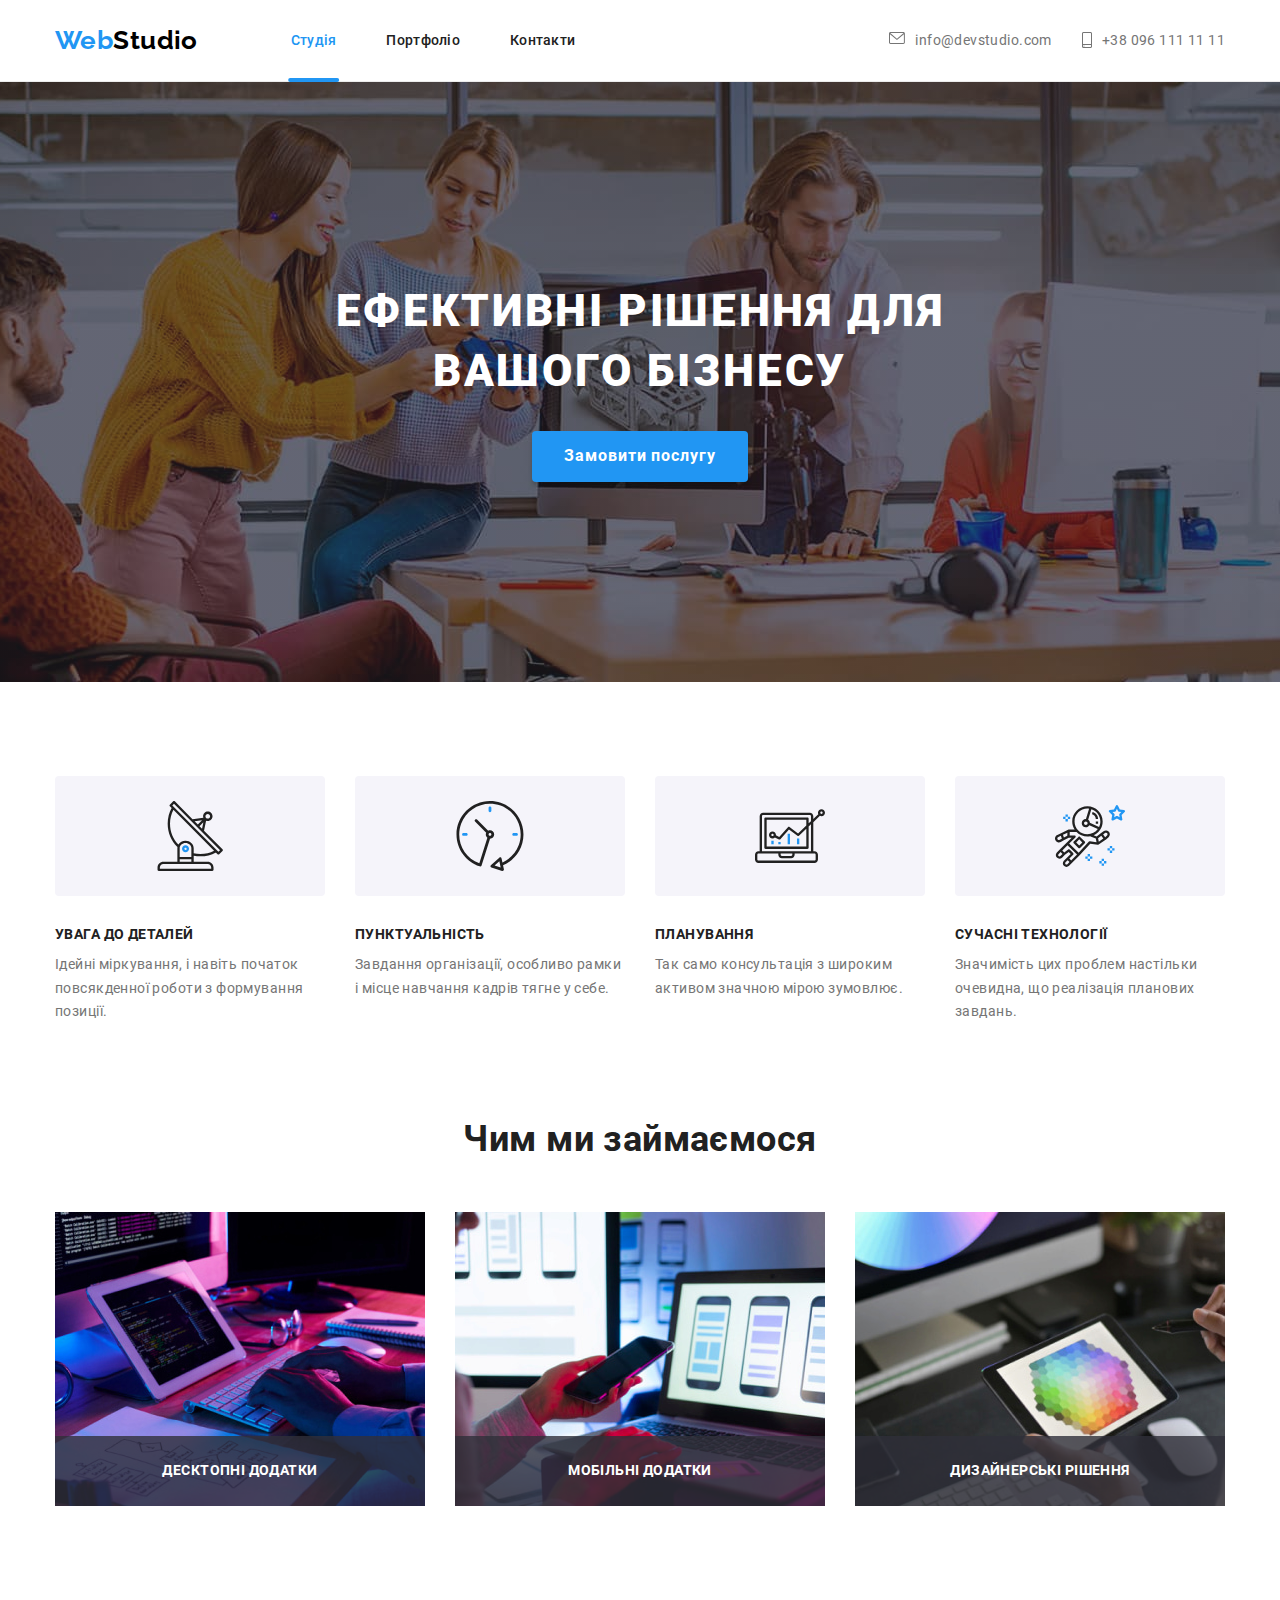
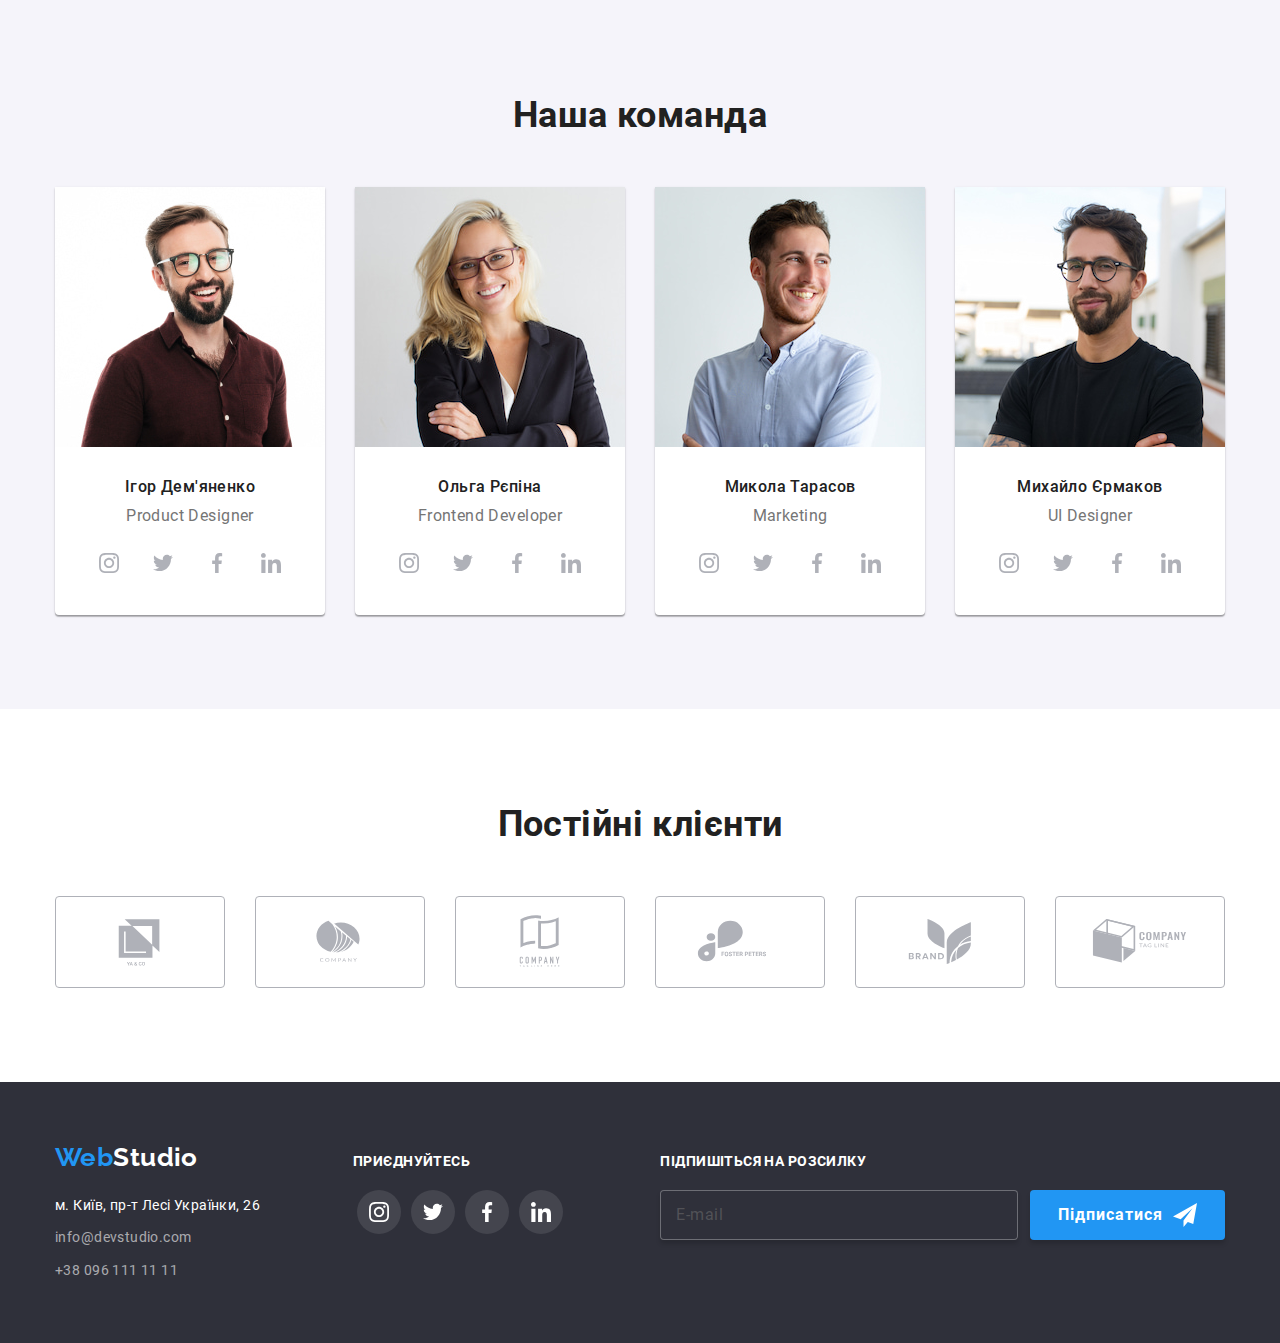
<file: index.html>
<!DOCTYPE html>
<html lang="uk">
  <head>
    <meta charset="UTF-8" />
    <meta http-equiv="X-UA-Compatible" content="IE=edge" />
    <meta name="viewport" content="width=device-width, initial-scale=1.0" />

    <link rel="stylesheet" href="./css/main.min.css" />
    <title>Web studio</title>
  </head>
  <body>
    <header class="page-header">
      <div class="container">
        <nav class="main-nav">
          <a class="logo link-unstyled" href="./index.html"
            >Web<span class="page-header__logo">Studio</span></a
          >
          <ul class="site-nav">
            <li class="site-nav__item">
              <a
                class="site-nav__link link-unstyled site-nav__link--current"
                href="./index.html"
                >Студія</a
              >
            </li>
            <li class="site-nav__item">
              <a class="site-nav__link link-unstyled" href="./portfolio.html"
                >Портфоліо</a
              >
            </li>
            <li class="site-nav__item">
              <a class="site-nav__link link-unstyled" href="#">Контакти</a>
            </li>
          </ul>
          <ul class="contacts-nav">
            <li class="contacts-nav__item">
              <a
                class="contacts-nav__link link-unstyled"
                href="mailto:info@devstudio.com"
              >
                <svg class="contacts-nav__icon" width="16" height="12">
                  <use href="./images/icons/symbol-defs.svg#envelope"></use>
                </svg>
                info@devstudio.com</a
              >
            </li>
            <li class="contacts-nav__item">
              <a
                class="contacts-nav__link link-unstyled"
                href="tel:+380961111111"
              >
                <svg class="contacts-nav__icon" width="10" height="16">
                  <use href="./images/icons/symbol-defs.svg#smartphone"></use>
                </svg>
                +38 096 111 11 11</a
              >
            </li>
          </ul>
        </nav>
      </div>
    </header>

    <main>
      <!-- Hero section   -->
      <div class="overlay">
        <section class="hero">
          <div class="container">
            <h1 class="hero__title">Ефективні рішення для вашого бізнесу</h1>
            <button
              class="btn primary-btn hero__btn"
              type="button"
              data-modal-open
            >
              Замовити послугу
            </button>
          </div>
        </section>
      </div>

      <!-- Our benefits section   -->

      <section class="benefits section">
        <div class="container">
          <h2 class="section__title benefits__title visually-hidden">
            Наші переваги
          </h2>
          <ul class="benefits__list">
            <li class="benefits__item">
              <div class="benefits__thumb">
                <svg width="70" height="70">
                  <use href="./images/icons/symbol-defs.svg#antenna"></use>
                </svg>
              </div>
              <h3 class="benefits__subtitle">Увага до деталей</h3>
              <p class="benefits__text">
                Ідейні міркування, і навіть початок повсякденної роботи з
                формування позиції.
              </p>
            </li>
            <li class="benefits__item">
              <div class="benefits__thumb">
                <svg width="70" height="70">
                  <use href="./images/icons/symbol-defs.svg#clock"></use>
                </svg>
              </div>
              <h3 class="benefits__subtitle">Пунктуальність</h3>
              <p class="benefits__text">
                Завдання організації, особливо рамки і місце навчання кадрів
                тягне у себе.
              </p>
            </li>
            <li class="benefits__item">
              <div class="benefits__thumb">
                <svg width="70" height="70">
                  <use href="./images/icons/symbol-defs.svg#diagram"></use>
                </svg>
              </div>
              <h3 class="benefits__subtitle">Планування</h3>
              <p class="benefits__text">
                Так само консультація з широким активом значною мірою зумовлює.
              </p>
            </li>
            <li class="benefits__item">
              <div class="benefits__thumb">
                <svg width="70" height="70">
                  <use href="./images/icons/symbol-defs.svg#astronaut"></use>
                </svg>
              </div>
              <h3 class="benefits__subtitle">Сучасні технології</h3>
              <p class="benefits__text">
                Значимість цих проблем настільки очевидна, що реалізація
                планових завдань.
              </p>
            </li>
          </ul>
        </div>
      </section>

      <!-- Products section   -->

      <section class="products section">
        <div class="container">
          <h2 class="section__title products__title">Чим ми займаємося</h2>
          <ul class="products__list">
            <li class="products__item">
              <img
                src="./images/desktop.jpg"
                alt="Десктопні додатки"
                width="370"
                height="294"
              />
              <h3 class="products__subtitle">Десктопні додатки</h3>
            </li>
            <li class="products__item">
              <img
                src="./images/mobile.jpg"
                alt="Мобільні додатки"
                width="370"
                height="294"
              />
              <h3 class="products__subtitle">Мобільні додатки</h3>
            </li>
            <li class="products__item">
              <img
                src="./images/design.jpg"
                alt="Дизайнерскі рішення"
                width="370"
                height="294"
              />
              <h3 class="products__subtitle">Дизайнерські рішення</h3>
            </li>
          </ul>
        </div>
      </section>

      <!-- Team section   -->

      <section class="team section">
        <div class="container">
          <h2 class="team__title section__title">Наша команда</h2>
          <ul class="team__list">
            <li class="team__item">
              <img
                class="team__image"
                src="./images/demianenko.jpg"
                alt="Ігор Дем'яненко"
                width="270"
                height="260"
              />
              <div>
                <h3 class="team__subtitle">Ігор Дем'яненко</h3>
                <p class="team__text">Product Designer</p>

                <ul class="social">
                  <li class="social__item">
                    <a class="link-unstyled social__link" href="#">
                      <svg class="social__icon" width="20" height="20">
                        <use
                          href="./images/icons/symbol-defs.svg#instagram"
                        ></use>
                      </svg>
                    </a>
                  </li>
                  <li class="social__item">
                    <a class="link-unstyled social__link" href="#">
                      <svg class="social__icon" width="20" height="20">
                        <use
                          href="./images/icons/symbol-defs.svg#twitter"
                        ></use>
                      </svg>
                    </a>
                  </li>
                  <li class="social__item">
                    <a class="link-unstyled social__link" href="#">
                      <svg class="social__icon" width="20" height="20">
                        <use
                          href="./images/icons/symbol-defs.svg#facebook"
                        ></use>
                      </svg>
                    </a>
                  </li>
                  <li class="social__item">
                    <a class="link-unstyled social__link" href="#">
                      <svg class="social__icon" width="20" height="20">
                        <use
                          href="./images/icons/symbol-defs.svg#linkedin"
                        ></use>
                      </svg>
                    </a>
                  </li>
                </ul>
              </div>
            </li>
            <li class="team__item">
              <img
                class="team__image"
                src="./images/repina.jpg"
                alt="Ольга Рєпіна"
                width="270"
                height="260"
              />
              <div>
                <h3 class="team__subtitle">Ольга Рєпіна</h3>
                <p class="team__text">Frontend Developer</p>

                <ul class="social">
                  <li class="social__item">
                    <a class="link-unstyled social__link" href="#">
                      <svg class="social__icon" width="20" height="20">
                        <use
                          href="./images/icons/symbol-defs.svg#instagram"
                        ></use>
                      </svg>
                    </a>
                  </li>
                  <li class="social__item">
                    <a class="link-unstyled social__link" href="#">
                      <svg class="social__icon" width="20" height="20">
                        <use
                          href="./images/icons/symbol-defs.svg#twitter"
                        ></use>
                      </svg>
                    </a>
                  </li>
                  <li class="social__item">
                    <a class="link-unstyled social__link" href="#">
                      <svg class="social__icon" width="20" height="20">
                        <use
                          href="./images/icons/symbol-defs.svg#facebook"
                        ></use>
                      </svg>
                    </a>
                  </li>
                  <li class="social__item">
                    <a class="link-unstyled social__link" href="#">
                      <svg class="social__icon" width="20" height="20">
                        <use
                          href="./images/icons/symbol-defs.svg#linkedin"
                        ></use>
                      </svg>
                    </a>
                  </li>
                </ul>
              </div>
            </li>
            <li class="team__item">
              <img
                class="team__image"
                src="./images/tarasov.jpg"
                alt="Микола Тарасов"
                width="270"
                height="260"
              />
              <div>
                <h3 class="team__subtitle">Микола Тарасов</h3>
                <p class="team__text">Marketing</p>

                <ul class="social">
                  <li class="social__item">
                    <a class="link-unstyled social__link" href="#">
                      <svg class="social__icon" width="20" height="20">
                        <use
                          href="./images/icons/symbol-defs.svg#instagram"
                        ></use>
                      </svg>
                    </a>
                  </li>
                  <li class="social__item">
                    <a class="link-unstyled social__link" href="#">
                      <svg class="social__icon" width="20" height="20">
                        <use
                          href="./images/icons/symbol-defs.svg#twitter"
                        ></use>
                      </svg>
                    </a>
                  </li>
                  <li class="social__item">
                    <a class="link-unstyled social__link" href="#">
                      <svg class="social__icon" width="20" height="20">
                        <use
                          href="./images/icons/symbol-defs.svg#facebook"
                        ></use>
                      </svg>
                    </a>
                  </li>
                  <li class="social__item">
                    <a class="link-unstyled social__link" href="#">
                      <svg class="social__icon" width="20" height="20">
                        <use
                          href="./images/icons/symbol-defs.svg#linkedin"
                        ></use>
                      </svg>
                    </a>
                  </li>
                </ul>
              </div>
            </li>
            <li class="team__item">
              <img
                class="team__image"
                src="./images/ermakov.jpg"
                alt="Михайло Єрмаков"
                width="270"
                height="260"
              />
              <div>
                <h3 class="team__subtitle">Михайло Єрмаков</h3>
                <p class="team__text">UI Designer</p>

                <ul class="social">
                  <li class="social__item">
                    <a class="link-unstyled social__link" href="#">
                      <svg class="social__icon" width="20" height="20">
                        <use
                          href="./images/icons/symbol-defs.svg#instagram"
                        ></use>
                      </svg>
                    </a>
                  </li>
                  <li class="social__item">
                    <a class="link-unstyled social__link" href="#">
                      <svg class="social__icon" width="20" height="20">
                        <use
                          href="./images/icons/symbol-defs.svg#twitter"
                        ></use>
                      </svg>
                    </a>
                  </li>
                  <li class="social__item">
                    <a class="link-unstyled social__link" href="#">
                      <svg class="social__icon" width="20" height="20">
                        <use
                          href="./images/icons/symbol-defs.svg#facebook"
                        ></use>
                      </svg>
                    </a>
                  </li>
                  <li class="social__item">
                    <a class="link-unstyled social__link" href="#">
                      <svg class="social__icon" width="20" height="20">
                        <use
                          href="./images/icons/symbol-defs.svg#linkedin"
                        ></use>
                      </svg>
                    </a>
                  </li>
                </ul>
              </div>
            </li>
          </ul>
        </div>
      </section>

      <!-- Clients -->

      <section class="clients section">
        <div class="container">
          <h2 class="clients__title section__title">Постійні клієнти</h2>
          <ul class="clients__list">
            <li class="clients__item">
              <a class="clients__link link-unstyled" href="#">
                <svg class="clients__icon" width="106" height="60">
                  <use href="./images/icons/symbol-defs.svg#yaco-logo"></use>
                </svg>
              </a>
            </li>
            <li class="clients__item">
              <a class="clients__link link-unstyled" href="#">
                <svg class="clients__icon" width="106" height="60">
                  <use href="./images/icons/symbol-defs.svg#company-logo"></use>
                </svg>
              </a>
            </li>
            <li class="clients__item">
              <a class="clients__link link-unstyled" href="#">
                <svg class="clients__icon" width="106" height="60">
                  <use href="./images/icons/symbol-defs.svg#co-logo"></use>
                </svg>
              </a>
            </li>
            <li class="clients__item">
              <a class="clients__link link-unstyled" href="#">
                <svg class="clients__icon" width="106" height="60">
                  <use href="./images/icons/symbol-defs.svg#foster-logo"></use>
                </svg>
              </a>
            </li>
            <li class="clients__item">
              <a class="clients__link link-unstyled" href="#">
                <svg class="clients__icon" width="106" height="60">
                  <use href="./images/icons/symbol-defs.svg#brand-logo"></use>
                </svg>
              </a>
            </li>
            <li class="clients__item">
              <a class="clients__link link-unstyled" href="#">
                <svg class="clients__icon" width="106" height="60">
                  <use href="./images/icons/symbol-defs.svg#cube-logo"></use>
                </svg>
              </a>
            </li>
          </ul>
        </div>
      </section>
    </main>

    <!-- Footer   -->

    <footer class="page-footer">
      <div class="container">
        <div class="page-footer__body">
          <div>
            <a class="logo link-unstyled" href="/"
              >Web<span class="page-footer__logo">Studio</span></a
            >
            <address>
              <ul class="page-footer-nav">
                <li class="page-footer__address-item">
                  <a
                    class="link-unstyled page-footer__link page-footer__link-accent"
                    href="https://goo.gl/maps/CPtrU1FHBa2aNyZL9"
                    target="_blank"
                    rel="noopener noreferrer nofollow"
                    >м. Київ, пр-т Лесі Українки, 26
                  </a>
                </li>
                <li class="page-footer__address-item">
                  <a
                    class="link-unstyled page-footer__link"
                    href="mailto:info@devstudio.com"
                    >info@devstudio.com</a
                  >
                </li>
                <li class="page-footer__address-item">
                  <a
                    class="link-unstyled page-footer__link"
                    href="tel:+380961111111"
                    >+38 096 111 11 11</a
                  >
                </li>
              </ul>
            </address>
          </div>
          <div class="page-footer__join-us">
            <h3 class="page-footer__subtitle">Приєднуйтесь</h3>
            <ul class="social">
              <li class="social__item">
                <a
                  class="link-unstyled social__link social__link--dark"
                  href="#"
                >
                  <svg class="social__icon" width="20" height="20">
                    <use href="./images/icons/symbol-defs.svg#instagram"></use>
                  </svg>
                </a>
              </li>
              <li class="social__item">
                <a
                  class="link-unstyled social__link social__link--dark"
                  href="#"
                >
                  <svg class="social__icon" width="20" height="20">
                    <use href="./images/icons/symbol-defs.svg#twitter"></use>
                  </svg>
                </a>
              </li>
              <li class="social__item">
                <a
                  class="link-unstyled social__link social__link--dark"
                  href="#"
                >
                  <svg class="social__icon" width="20" height="20">
                    <use href="./images/icons/symbol-defs.svg#facebook"></use>
                  </svg>
                </a>
              </li>
              <li class="social__item">
                <a
                  class="link-unstyled social__link social__link--dark"
                  href="#"
                >
                  <svg class="social__icon" width="20" height="20">
                    <use href="./images/icons/symbol-defs.svg#linkedin"></use>
                  </svg>
                </a>
              </li>
            </ul>
          </div>
          <div>
            <h3 class="page-footer__subtitle">Підпишіться на розсилку</h3>
            <form class="page-footer__subscribe" action="#">
              <input
                class="page-footer__input"
                type="email"
                name="page-footer-email"
                placeholder="E-mail"
              />
              <button class="btn primary-btn page-footer__btn" type="button">
                Підписатися
                <svg class="send-icon" width="24" height="24">
                  <use href="./images/icons/symbol-defs.svg#send"></use>
                </svg>
              </button>
            </form>
          </div>
        </div>
      </div>
    </footer>

    <!--  Modal window-->

    <div class="backdrop is-hidden" data-modal>
      <div class="modal">
        <form class="modal__form" action="#">
          <h2 class="modal__title">Залиште свої дані, ми вам передзвонимо</h2>
          <div class="modal__form-field">
            <label class="modal__label" for="name">Ім'я</label>
            <div class="modal__icon-wrap">
              <input class="modal__input" type="text" name="name" id="name" />
              <svg class="modal__icon" width="18" height="18">
                <use href="./images/icons/symbol-defs.svg#person"></use>
              </svg>
            </div>
          </div>
          <div class="modal__form-field">
            <label class="modal__label" for="tel">Телефон</label>
            <div class="modal__icon-wrap">
              <input class="modal__input" type="tel" name="tel" id="tel" />
              <svg class="modal__icon" width="18" height="18">
                <use href="./images/icons/symbol-defs.svg#phone"></use>
              </svg>
            </div>
          </div>
          <div class="modal__form-field">
            <label class="modal__label" for="mail">Пошта</label>
            <div class="modal__icon-wrap">
              <input class="modal__input" type="email" name="mail" id="mail" />
              <svg class="modal__icon" width="18" height="18">
                <use href="./images/icons/symbol-defs.svg#email"></use>
              </svg>
            </div>
          </div>
          <div class="modal__form-field modal__comments">
            <label class="modal__label" for="textarea">Коментар</label>
            <textarea
              class="modal__textarea"
              name="textarea"
              id="textarea"
              rows="10"
              placeholder="Введіть текст"
            ></textarea>
          </div>
          <div class="custom-checkbox">
            <input
              class="custom-checkbox__input"
              id="terms"
              type="checkbox"
              name="terms"
            />
            <label class="custom-checkbox__label" for="terms">
              <span>
                <svg class="custom-checkbox__icon" width="16" height="15">
                  <use href="./images/icons/symbol-defs.svg#check"></use>
                </svg>
              </span>
              <span class="custom-checkbox__policy"
                >Погоджуюся з розсилкою та приймаю
                <a class="link-unstyled custom-checkbox__link" href="#"
                  >Умови договору</a
                ></span
              >
            </label>
          </div>
          <button class="btn primary-btn modal-btn" type="submit">
            Відправити
          </button>
        </form>
        <button class="btn modal-close-btn" type="button" data-modal-close>
          <svg class="modal-close-btn__icon" width="18" height="18">
            <use href="./images/icons/symbol-defs.svg#close-btn"></use>
          </svg>
        </button>
      </div>
    </div>
    <script src="./js/modal.js"></script>
  </body>
</html>
</file>
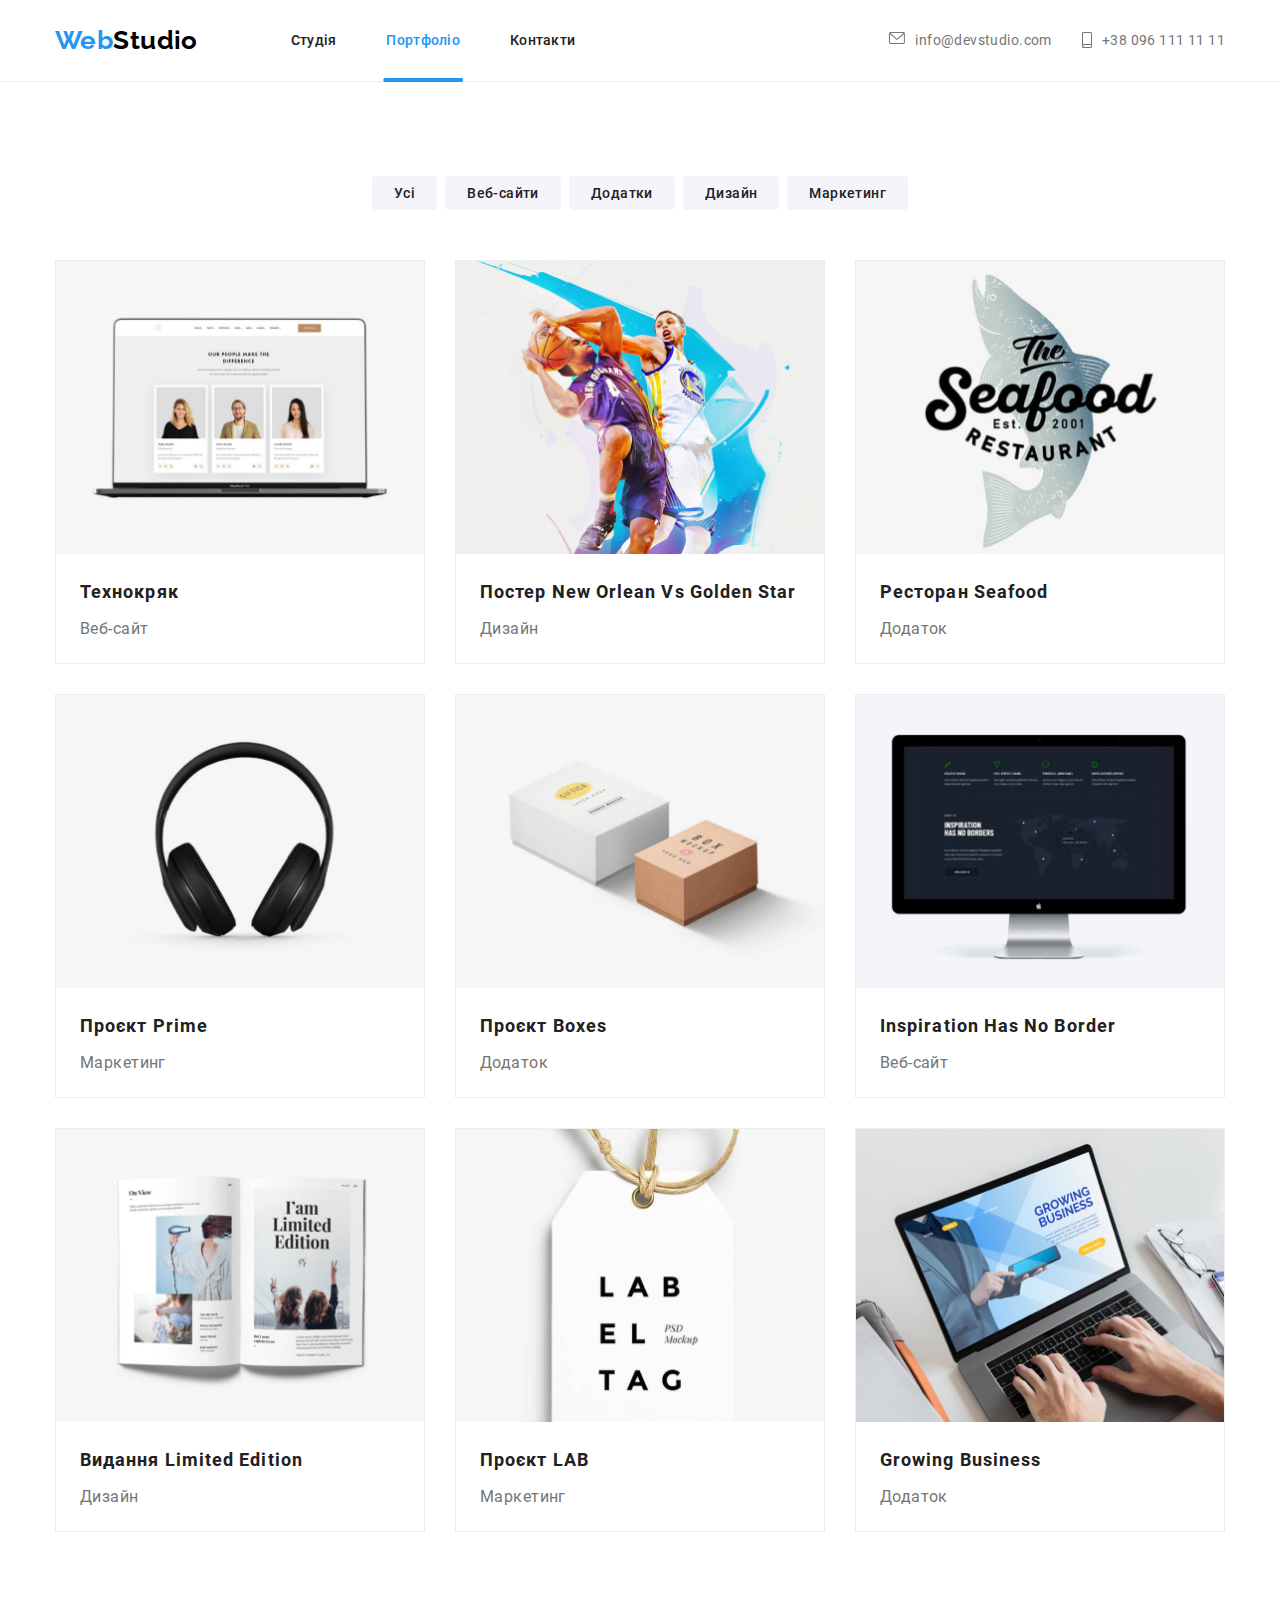
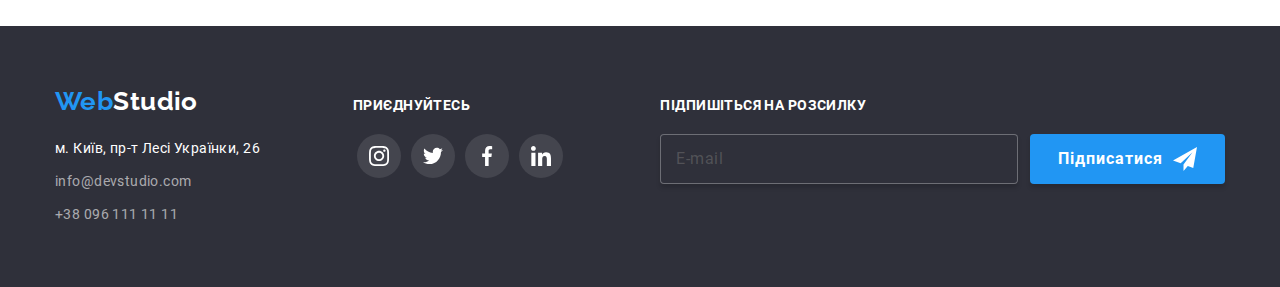
<file: portfolio.html>
<!DOCTYPE html>
<html lang="uk">
  <head>
    <meta charset="UTF-8" />
    <meta http-equiv="X-UA-Compatible" content="IE=edge" />
    <meta name="viewport" content="width=device-width, initial-scale=1.0" />

    <link rel="stylesheet" href="./css/main.min.css" />
    <title>Портфоліо</title>
  </head>
  <body>
    <header class="page-header">
      <div class="container">
        <nav class="main-nav">
          <a class="logo link-unstyled" href="./index.html"
            >Web<span class="page-header__logo">Studio</span></a
          >
          <ul class="site-nav">
            <li class="site-nav__item">
              <a class="site-nav__link link-unstyled" href="./index.html"
                >Студія</a
              >
            </li>
            <li class="site-nav__item">
              <a
                class="site-nav__link link-unstyled site-nav__link--current"
                href="./portfolio.html"
                >Портфоліо</a
              >
            </li>
            <li class="site-nav__item">
              <a class="site-nav__link link-unstyled" href="#">Контакти</a>
            </li>
          </ul>
          <ul class="contacts-nav">
            <li class="contacts-nav__item">
              <a
                class="contacts-nav__link link-unstyled"
                href="mailto:info@devstudio.com"
              >
                <svg class="contacts-nav__icon" width="16" height="12">
                  <use href="./images/icons/symbol-defs.svg#envelope"></use>
                </svg>
                info@devstudio.com</a
              >
            </li>
            <li class="contacts-nav__item">
              <a
                class="contacts-nav__link link-unstyled"
                href="tel:+380961111111"
              >
                <svg class="contacts-nav__icon" width="10" height="16">
                  <use href="./images/icons/symbol-defs.svg#smartphone"></use>
                </svg>
                +38 096 111 11 11</a
              >
            </li>
          </ul>
        </nav>
      </div>
    </header>

    <main>
      <section class="section portfolio">
        <div class="container">
          <h1 class="portfolio__title visually-hidden">Наші роботи</h1>
          <ul class="filter-list">
            <li class="filter-list__item">
              <button class="btn portfolio__btn" type="button">Усі</button>
            </li>
            <li class="filter-list__item">
              <button class="btn portfolio__btn" type="button">
                Веб-сайти
              </button>
            </li>
            <li class="filter-list__item">
              <button class="btn portfolio__btn" type="button">Додатки</button>
            </li>
            <li class="filter-list__item">
              <button class="btn portfolio__btn" type="button">Дизайн</button>
            </li>
            <li class="filter-list__item">
              <button class="btn portfolio__btn" type="button">
                Маркетинг
              </button>
            </li>
          </ul>
          <ul class="portfolio__list">
            <li class="portfolio__item">
              <div class="card">
                <a class="card__link link-unstyled" href="#">
                  <div class="card__thumb">
                    <img
                      src="./images/portfolio-images/technocrack.jpg"
                      alt="Технокряк"
                      width="370"
                      height="294"
                    />
                    <div class="card__overlay">
                      <p class="card__overlay-text">
                        Ресурс пропонує комплексні пропозиції з різним рівнем
                        функціоналу та сервісів. Все це дозволить відвідувачу
                        отримати вичерпні відомості про компанію чи приватну
                        особу.
                      </p>
                    </div>
                  </div>

                  <div class="card__meta">
                    <h2 class="card__title">Технокряк</h2>
                    <p class="card__category">Веб-сайт</p>
                  </div>
                </a>
              </div>
            </li>
            <li class="portfolio__item">
              <div class="card">
                <a class="card__link link-unstyled" href="#">
                  <div class="card__thumb">
                    <img
                      src="./images/portfolio-images/poster-neworleans.jpg"
                      alt="Постер нью орлеанс против голденСтар"
                      width="370"
                      height="294"
                    />

                    <div class="card__overlay">
                      <p class="card__overlay-text">
                        Ресурс пропонує комплексні пропозиції з різним рівнем
                        функціоналу та сервісів. Все це дозволить відвідувачу
                        отримати вичерпні відомості про компанію чи приватну
                        особу.
                      </p>
                    </div>
                  </div>
                  <div class="card__meta">
                    <h2 class="card__title">
                      Постер new orlean vs golden star
                    </h2>
                    <p class="card__category">Дизайн</p>
                  </div>
                </a>
              </div>
            </li>
            <li class="portfolio__item">
              <div class="card">
                <a class="card__link link-unstyled" href="#">
                  <div class="card__thumb">
                    <img
                      src="./images/portfolio-images/restaurant-seafood.jpg"
                      alt="Лого ресторана Сифуд"
                      width="370"
                      height="294"
                    />

                    <div class="card__overlay">
                      <p class="card__overlay-text">
                        Ресурс пропонує комплексні пропозиції з різним рівнем
                        функціоналу та сервісів. Все це дозволить відвідувачу
                        отримати вичерпні відомості про компанію чи приватну
                        особу.
                      </p>
                    </div>
                  </div>
                  <div class="card__meta">
                    <h2 class="card__title">Ресторан seafood</h2>
                    <p class="card__category">Додаток</p>
                  </div>
                </a>
              </div>
            </li>
            <li class="portfolio__item">
              <div class="card">
                <a class="card__link link-unstyled" href="#">
                  <div class="card__thumb">
                    <img
                      src="./images/portfolio-images/project-prime.jpg"
                      alt="Маркетинговий проєкт прайм"
                      width="370"
                      height="294"
                    />

                    <div class="card__overlay">
                      <p class="card__overlay-text">
                        Ресурс пропонує комплексні пропозиції з різним рівнем
                        функціоналу та сервісів. Все це дозволить відвідувачу
                        отримати вичерпні відомості про компанію чи приватну
                        особу.
                      </p>
                    </div>
                  </div>
                  <div class="card__meta">
                    <h2 class="card__title">Проєкт prime</h2>
                    <p class="card__category">Маркетинг</p>
                  </div>
                </a>
              </div>
            </li>
            <li class="portfolio__item">
              <div class="card">
                <a class="card__link link-unstyled" href="#">
                  <div class="card__thumb">
                    <img
                      src="./images/portfolio-images/project-boxes.jpg"
                      alt="Додаток Проєкт боксез"
                      width="370"
                      height="294"
                    />

                    <div class="card__overlay">
                      <p class="card__overlay-text">
                        Ресурс пропонує комплексні пропозиції з різним рівнем
                        функціоналу та сервісів. Все це дозволить відвідувачу
                        отримати вичерпні відомості про компанію чи приватну
                        особу.
                      </p>
                    </div>
                  </div>
                  <div class="card__meta">
                    <h2 class="card__title">Проєкт boxes</h2>
                    <p class="card__category">Додаток</p>
                  </div>
                </a>
              </div>
            </li>
            <li class="portfolio__item">
              <div class="card">
                <a class="card__link link-unstyled" href="#">
                  <div class="card__thumb">
                    <img
                      src="./images/portfolio-images/inspiration.jpg"
                      alt="Сайт компанії Натхнення безмежне"
                      width="370"
                      height="294"
                    />

                    <div class="card__overlay">
                      <p class="card__overlay-text">
                        Ресурс пропонує комплексні пропозиції з різним рівнем
                        функціоналу та сервісів. Все це дозволить відвідувачу
                        отримати вичерпні відомості про компанію чи приватну
                        особу.
                      </p>
                    </div>
                  </div>
                  <div class="card__meta">
                    <h2 class="card__title">Inspiration has no border</h2>
                    <p class="card__category">Веб-сайт</p>
                  </div>
                </a>
              </div>
            </li>
            <li class="portfolio__item">
              <div class="card">
                <a class="card__link link-unstyled" href="#">
                  <div class="card__thumb">
                    <img
                      src="./images/portfolio-images/limited-edition.jpg"
                      alt="Видання лімітед едішн"
                      width="370"
                      height="294"
                    />

                    <div class="card__overlay">
                      <p class="card__overlay-text">
                        Ресурс пропонує комплексні пропозиції з різним рівнем
                        функціоналу та сервісів. Все це дозволить відвідувачу
                        отримати вичерпні відомості про компанію чи приватну
                        особу.
                      </p>
                    </div>
                  </div>
                  <div class="card__meta">
                    <h2 class="card__title">Видання limited edition</h2>
                    <p class="card__category">Дизайн</p>
                  </div>
                </a>
              </div>
            </li>
            <li class="portfolio__item">
              <div class="card">
                <a class="card__link link-unstyled" href="#">
                  <div class="card__thumb">
                    <img
                      src="./images/portfolio-images/project-lab.jpg"
                      alt="Маркетинговий проєкт лейбл тег"
                      width="370"
                      height="294"
                    />

                    <div class="card__overlay">
                      <p class="card__overlay-text">
                        Ресурс пропонує комплексні пропозиції з різним рівнем
                        функціоналу та сервісів. Все це дозволить відвідувачу
                        отримати вичерпні відомості про компанію чи приватну
                        особу.
                      </p>
                    </div>
                  </div>
                  <div class="card__meta">
                    <h2 class="card__title">Проєкт LAB</h2>
                    <p class="card__category">Маркетинг</p>
                  </div>
                </a>
              </div>
            </li>
            <li class="portfolio__item">
              <div class="card">
                <a class="card__link link-unstyled" href="#">
                  <div class="card__thumb">
                    <img
                      src="./images/portfolio-images/growing-business.jpg"
                      alt="Додаток компанії Зростаючий бізнес"
                      width="370"
                      height="294"
                    />

                    <div class="card__overlay">
                      <p class="card__overlay-text">
                        Ресурс пропонує комплексні пропозиції з різним рівнем
                        функціоналу та сервісів. Все це дозволить відвідувачу
                        отримати вичерпні відомості про компанію чи приватну
                        особу.
                      </p>
                    </div>
                  </div>
                  <div class="card__meta">
                    <h2 class="card__title">Growing business</h2>
                    <p class="card__category">Додаток</p>
                  </div>
                </a>
              </div>
            </li>
          </ul>
        </div>
      </section>
    </main>

    <footer class="page-footer">
      <div class="container">
        <div class="page-footer__body">
          <div>
            <a class="logo link-unstyled" href="/"
              >Web<span class="page-footer__logo">Studio</span></a
            >
            <address>
              <ul class="page-footer-nav">
                <li class="page-footer__address-item">
                  <a
                    class="link-unstyled page-footer__link page-footer__link-accent"
                    href="https://goo.gl/maps/CPtrU1FHBa2aNyZL9"
                    target="_blank"
                    rel="noopener noreferrer nofollow"
                    >м. Київ, пр-т Лесі Українки, 26
                  </a>
                </li>
                <li class="page-footer__address-item">
                  <a
                    class="link-unstyled page-footer__link"
                    href="mailto:info@devstudio.com"
                    >info@devstudio.com</a
                  >
                </li>
                <li class="page-footer__address-item">
                  <a
                    class="link-unstyled page-footer__link"
                    href="tel:+380961111111"
                    >+38 096 111 11 11</a
                  >
                </li>
              </ul>
            </address>
          </div>
          <div class="page-footer__join-us">
            <h3 class="page-footer__subtitle">Приєднуйтесь</h3>
            <ul class="social">
              <li class="social__item">
                <a
                  class="link-unstyled social__link social__link--dark"
                  href="#"
                >
                  <svg class="social__icon" width="20" height="20">
                    <use href="./images/icons/symbol-defs.svg#instagram"></use>
                  </svg>
                </a>
              </li>
              <li class="social__item">
                <a
                  class="link-unstyled social__link social__link--dark"
                  href="#"
                >
                  <svg class="social__icon" width="20" height="20">
                    <use href="./images/icons/symbol-defs.svg#twitter"></use>
                  </svg>
                </a>
              </li>
              <li class="social__item">
                <a
                  class="link-unstyled social__link social__link--dark"
                  href="#"
                >
                  <svg class="social__icon" width="20" height="20">
                    <use href="./images/icons/symbol-defs.svg#facebook"></use>
                  </svg>
                </a>
              </li>
              <li class="social__item">
                <a
                  class="link-unstyled social__link social__link--dark"
                  href="#"
                >
                  <svg class="social__icon" width="20" height="20">
                    <use href="./images/icons/symbol-defs.svg#linkedin"></use>
                  </svg>
                </a>
              </li>
            </ul>
          </div>
          <div>
            <h3 class="page-footer__subtitle">Підпишіться на розсилку</h3>
            <form class="page-footer__subscribe" action="#">
              <input
                class="page-footer__input"
                type="email"
                name="page-footer-email"
                placeholder="E-mail"
              />
              <button class="btn primary-btn page-footer__btn" type="button">
                Підписатися
                <svg class="send-icon" width="24" height="24">
                  <use href="./images/icons/symbol-defs.svg#send"></use>
                </svg>
              </button>
            </form>
          </div>
        </div>
      </div>
    </footer>
  </body>
</html>
</file>
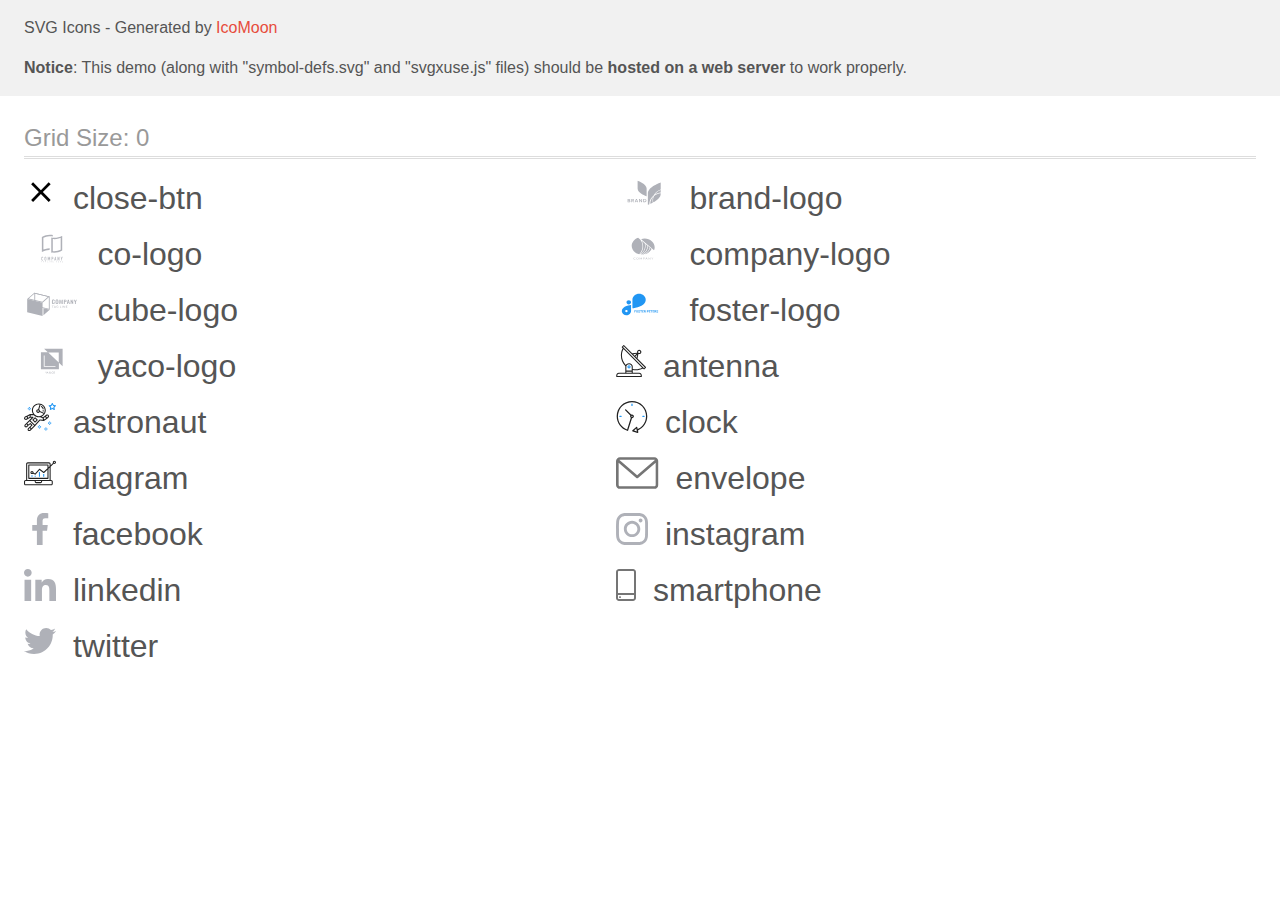
<file: images/icons/Новая папка/icomoon/demo-external-svg.html>
<!doctype html>
<html>
<head>
    <title>IcoMoon - SVG Icons</title>
    <meta charset="utf-8">
    <meta name="viewport" content="width=device-width, initial-scale=1">
    <link rel="stylesheet" href="demo-files/demo.css">
    <link rel="stylesheet" href="style.css">
</head>
<body>
<header class="bgc1 clearfix">
<div class="mhl">
    <p>SVG Icons - Generated by <a href="https://icomoon.io/app">IcoMoon</a></p><p><strong>Notice</strong>: This demo (along with "symbol-defs.svg" and "svgxuse.js" files) should be <b>hosted on a web server</b> to work properly.</p>
</div>
</header>
    <div class="clearfix mhl ptl">
        <h1 class="mvm mtn fgc1">Grid Size: 0</h1>
        <div class="glyph fs1">
            <div class="clearfix pbs">
                <svg class="icon close-btn"><use xlink:href="symbol-defs.svg#close-btn"></use></svg><span class="name"> close-btn</span>
            </div>
        </div>
        <div class="glyph fs1">
            <div class="clearfix pbs">
                <svg class="icon brand-logo"><use xlink:href="symbol-defs.svg#brand-logo"></use></svg><span class="name"> brand-logo</span>
            </div>
        </div>
        <div class="glyph fs1">
            <div class="clearfix pbs">
                <svg class="icon co-logo"><use xlink:href="symbol-defs.svg#co-logo"></use></svg><span class="name"> co-logo</span>
            </div>
        </div>
        <div class="glyph fs1">
            <div class="clearfix pbs">
                <svg class="icon company-logo"><use xlink:href="symbol-defs.svg#company-logo"></use></svg><span class="name"> company-logo</span>
            </div>
        </div>
        <div class="glyph fs1">
            <div class="clearfix pbs">
                <svg class="icon cube-logo"><use xlink:href="symbol-defs.svg#cube-logo"></use></svg><span class="name"> cube-logo</span>
            </div>
        </div>
        <div class="glyph fs1">
            <div class="clearfix pbs">
                <svg class="icon foster-logo"><use xlink:href="symbol-defs.svg#foster-logo"></use></svg><span class="name"> foster-logo</span>
            </div>
        </div>
        <div class="glyph fs1">
            <div class="clearfix pbs">
                <svg class="icon yaco-logo"><use xlink:href="symbol-defs.svg#yaco-logo"></use></svg><span class="name"> yaco-logo</span>
            </div>
        </div>
        <div class="glyph fs1">
            <div class="clearfix pbs">
                <svg class="icon antenna"><use xlink:href="symbol-defs.svg#antenna"></use></svg><span class="name"> antenna</span>
            </div>
        </div>
        <div class="glyph fs1">
            <div class="clearfix pbs">
                <svg class="icon astronaut"><use xlink:href="symbol-defs.svg#astronaut"></use></svg><span class="name"> astronaut</span>
            </div>
        </div>
        <div class="glyph fs1">
            <div class="clearfix pbs">
                <svg class="icon clock"><use xlink:href="symbol-defs.svg#clock"></use></svg><span class="name"> clock</span>
            </div>
        </div>
        <div class="glyph fs1">
            <div class="clearfix pbs">
                <svg class="icon diagram"><use xlink:href="symbol-defs.svg#diagram"></use></svg><span class="name"> diagram</span>
            </div>
        </div>
        <div class="glyph fs1">
            <div class="clearfix pbs">
                <svg class="icon envelope"><use xlink:href="symbol-defs.svg#envelope"></use></svg><span class="name"> envelope</span>
            </div>
        </div>
        <div class="glyph fs1">
            <div class="clearfix pbs">
                <svg class="icon facebook"><use xlink:href="symbol-defs.svg#facebook"></use></svg><span class="name"> facebook</span>
            </div>
        </div>
        <div class="glyph fs1">
            <div class="clearfix pbs">
                <svg class="icon instagram"><use xlink:href="symbol-defs.svg#instagram"></use></svg><span class="name"> instagram</span>
            </div>
        </div>
        <div class="glyph fs1">
            <div class="clearfix pbs">
                <svg class="icon linkedin"><use xlink:href="symbol-defs.svg#linkedin"></use></svg><span class="name"> linkedin</span>
            </div>
        </div>
        <div class="glyph fs1">
            <div class="clearfix pbs">
                <svg class="icon smartphone"><use xlink:href="symbol-defs.svg#smartphone"></use></svg><span class="name"> smartphone</span>
            </div>
        </div>
        <div class="glyph fs1">
            <div class="clearfix pbs">
                <svg class="icon twitter"><use xlink:href="symbol-defs.svg#twitter"></use></svg><span class="name"> twitter</span>
            </div>
        </div>
  </div>
<script defer src="svgxuse.js"></script>
</body>
</html>
</file>
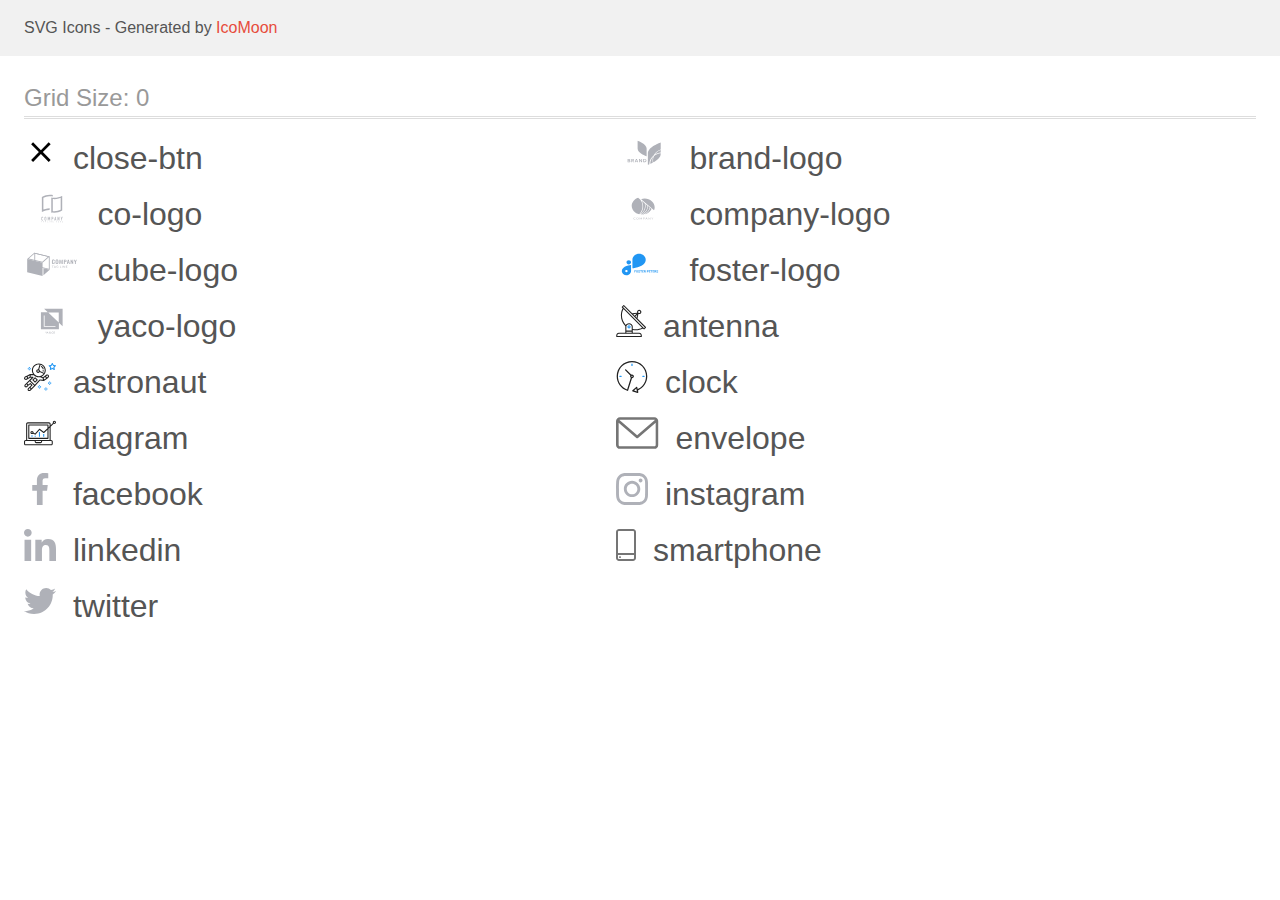
<file: images/icons/Новая папка/icomoon/demo.html>
<!doctype html>
<html>
<head>
    <title>IcoMoon - SVG Icons</title>
    <meta charset="utf-8">
    <meta name="viewport" content="width=device-width, initial-scale=1">
    <link rel="stylesheet" href="demo-files/demo.css">
    <link rel="stylesheet" href="style.css">
</head>
<body>
<svg aria-hidden="true" style="position: absolute; width: 0; height: 0; overflow: hidden;" version="1.1" xmlns="http://www.w3.org/2000/svg" xmlns:xlink="http://www.w3.org/1999/xlink">
<defs>
<symbol id="close-btn" viewBox="0 0 32 32">
<path d="M26.667 7.303l-1.97-1.97-7.808 7.808-7.808-7.808-1.97 1.97 7.808 7.808-7.808 7.808 1.97 1.97 7.808-7.808 7.808 7.808 1.97-1.97-7.808-7.808 7.808-7.808z"></path>
</symbol>
<symbol id="brand-logo" viewBox="0 0 57 32">
<path fill="#afb1b8" style="fill: var(--color1, #afb1b8)" d="M14.27 23.859c0.13 0.147 0.199 0.332 0.196 0.521 0.001 0.012 0.001 0.026 0.001 0.039 0 0.117-0.026 0.227-0.073 0.326l0.002-0.005c-0.056 0.119-0.135 0.218-0.232 0.296l-0.002 0.001c-0.221 0.152-0.494 0.243-0.789 0.243-0.032 0-0.064-0.001-0.096-0.003l0.004 0h-1.549v-3.301h1.517c0.027-0.002 0.058-0.003 0.090-0.003 0.279 0 0.539 0.083 0.756 0.225l-0.005-0.003c0.098 0.076 0.176 0.171 0.227 0.277 0.051 0.108 0.074 0.224 0.068 0.341 0.009 0.181-0.053 0.361-0.176 0.505-0.118 0.131-0.281 0.222-0.462 0.258 0.205 0.034 0.391 0.134 0.523 0.283zM12.454 23.361h0.649c0.147 0.010 0.293-0.029 0.412-0.11 0.047-0.039 0.085-0.088 0.109-0.144l0.001-0.003c0.019-0.043 0.030-0.092 0.030-0.145 0-0.011-0.001-0.022-0.001-0.033l0 0.001c0.001-0.008 0.001-0.018 0.001-0.028 0-0.053-0.011-0.104-0.031-0.15l0.001 0.002c-0.025-0.058-0.062-0.108-0.108-0.147l-0.001-0c-0.105-0.071-0.234-0.113-0.373-0.113-0.018 0-0.036 0.001-0.054 0.002l0.002-0h-0.638v0.867zM13.578 24.627c0.051-0.040 0.091-0.091 0.118-0.149l0.001-0.003c0.022-0.046 0.034-0.101 0.034-0.158 0-0.009-0-0.018-0.001-0.027l0 0.001c0-0.007 0.001-0.016 0.001-0.024 0-0.059-0.013-0.115-0.037-0.165l0.001 0.002c-0.029-0.061-0.070-0.112-0.121-0.151l-0.001-0.001c-0.112-0.076-0.249-0.121-0.397-0.121-0.015 0-0.030 0-0.045 0.001l0.002-0h-0.68v0.908h0.689c0.155 0.008 0.308-0.032 0.435-0.115zM17.371 25.278l-0.843-1.291h-0.317v1.291h-0.726v-3.302h1.374c0.029-0.002 0.064-0.003 0.098-0.003 0.323 0 0.622 0.107 0.862 0.287l-0.004-0.003c0.192 0.179 0.308 0.415 0.327 0.666 0.002 0.021 0.002 0.045 0.002 0.069 0 0.241-0.086 0.461-0.228 0.633l0.001-0.002c-0.171 0.175-0.396 0.296-0.649 0.335l-0.006 0.001 0.899 1.319h-0.789zM16.21 23.538h0.594c0.412 0 0.619-0.166 0.619-0.5 0-0.008 0.001-0.017 0.001-0.027 0-0.063-0.013-0.122-0.035-0.176l0.001 0.003c-0.028-0.067-0.068-0.124-0.118-0.171l-0-0c-0.113-0.085-0.255-0.136-0.41-0.136-0.020 0-0.040 0.001-0.060 0.003l0.003-0h-0.601l0.007 1.005zM21.339 24.613h-1.446l-0.255 0.665h-0.761l1.328-3.265h0.823l1.323 3.265h-0.761l-0.25-0.665zM21.145 24.114l-0.529-1.394-0.529 1.394h1.057zM26.305 25.278h-0.72l-1.616-2.245v2.245h-0.719v-3.302h0.719l1.616 2.259v-2.259h0.72v3.302zM30.418 24.488c-0.149 0.249-0.376 0.452-0.652 0.582-0.28 0.132-0.608 0.209-0.955 0.209-0.021 0-0.041-0-0.062-0.001l0.003 0h-1.282v-3.302h1.283c0.018-0 0.039-0.001 0.060-0.001 0.345 0 0.673 0.075 0.968 0.209l-0.015-0.006c0.276 0.128 0.503 0.329 0.652 0.576 0.148 0.269 0.226 0.565 0.226 0.867s-0.077 0.597-0.226 0.866zM29.593 24.409c0.196-0.205 0.317-0.482 0.318-0.788v-0c0-0.289-0.113-0.569-0.318-0.788-0.223-0.177-0.509-0.284-0.82-0.284-0.029 0-0.058 0.001-0.086 0.003l0.004-0h-0.5v2.138h0.5c0.025 0.002 0.054 0.003 0.083 0.003 0.311 0 0.596-0.107 0.822-0.285l-0.003 0.002zM21.79 3.609s9.3 3.215 9.103 7.867v7.869s-9.294-3.216-9.1-7.869l-0.003-7.867zM39.179 17.503c1.757-1.107 3.788-1.792 5.909-1.994v-2.464c-2.444 0.863-4.517 2.427-5.909 4.458z"></path>
<path fill="#afb1b8" style="fill: var(--color1, #afb1b8)" d="M38.124 18.245c1.437-2.651 3.93-4.696 6.964-5.716v-7.098s-13.245 4.58-12.965 11.205v11.203s0.59-0.205 1.519-0.589c0-0.358 0-0.719 0.043-1.083 0.274-3.075 1.87-5.925 4.439-7.924z"></path>
<path fill="#afb1b8" style="fill: var(--color1, #afb1b8)" d="M36.864 22.407c0.069-0.777 0.225-1.546 0.463-2.294-1.599 1.725-2.568 3.867-2.769 6.122-0.020 0.213-0.030 0.426-0.036 0.645 1.105-0.483 1.942-0.895 2.761-1.334l-0.214 0.105c-0.235-1.067-0.304-2.159-0.206-3.244zM37.391 22.447c-0.026 0.273-0.041 0.589-0.041 0.909 0 0.718 0.074 1.419 0.216 2.094l-0.012-0.066c3.619-1.983 7.685-5.046 7.528-8.748v-0.323c-2.586 0.265-5.004 1.3-6.885 2.946-0.415 0.932-0.702 2.014-0.804 3.148l-0.003 0.040z"></path>
</symbol>
<symbol id="co-logo" viewBox="0 0 57 32">
<path fill="#afb1b8" style="fill: var(--color1, #afb1b8)" d="M26.727 3.165h-0.073c-0.112-0.007-0.224-0.010-0.336-0.012h-0.243c-0.212 0-0.428 0.005-0.642 0.016-0.007-0.001-0.016-0.001-0.024-0.001s-0.017 0-0.025 0.001l0.001-0c-2.059 0.12-3.971 0.635-5.699 1.47l0.090-0.039-0.23 0.111v11.809l0.54-0.183c0.474-0.163 0.978-0.309 1.5-0.445 1.29-0.345 2.775-0.553 4.305-0.573l0.012-0v1.551c-0.193 0.001-0.38 0.006-0.568 0.016h-0.045c-1.212 0.068-2.348 0.25-3.442 0.537l0.12-0.027c-1.503 0.382-2.82 0.91-4.044 1.586l0.087-0.044v-15.145c1.195-0.711 2.578-1.29 4.042-1.665l0.11-0.024c1.173-0.315 2.52-0.499 3.909-0.505h0.231c0.273 0.007 0.539 0.019 0.788 0.038 0.658 0.046 1.31 0.15 1.949 0.311v1.527c-0.544-0.133-1.189-0.234-1.849-0.282l-0.039-0.002-0.039-0.003c-0.132-0.011-0.263-0.022-0.386-0.022zM29.415 4.726c0.339 0.026 0.69 0.038 1.044 0.038 1.464-0.006 2.881-0.198 4.231-0.554l-0.117 0.026c1.502-0.383 2.819-0.912 4.043-1.587l-0.087 0.044v14.875c-1.195 0.71-2.578 1.289-4.042 1.665l-0.11 0.024c-1.173 0.314-2.52 0.498-3.91 0.503h-0.004c-0.029 0-0.062 0-0.096 0-1.020 0-2.010-0.128-2.955-0.368l0.083 0.018v-14.972c0.229 0.053 0.466 0.102 0.706 0.142 0.394 0.067 0.81 0.115 1.214 0.145zM36.985 4.842l-0.54 0.181c-0.496 0.167-0.997 0.316-1.5 0.449-1.344 0.36-2.888 0.569-4.48 0.575h-0.004c-0.352 0-0.676-0.010-0.989-0.030l-0.43-0.028v12.148l0.37 0.032c0.342 0.030 0.696 0.045 1.052 0.045 1.257-0.006 2.473-0.172 3.631-0.48l-0.1 0.023c1.059-0.269 1.977-0.608 2.848-1.031l-0.088 0.039 0.23-0.111v-11.812z"></path>
<path fill="#afb1b8" style="fill: var(--color1, #afb1b8)" d="M19.060 24.113c-0.145-0.15-0.348-0.243-0.572-0.243-0.010 0-0.020 0-0.030 0.001l0.001-0c-0.004-0-0.008-0-0.012-0-0.121 0-0.236 0.024-0.34 0.067l0.006-0.002c-0.205 0.082-0.364 0.243-0.442 0.444l-0.002 0.005c-0.043 0.107-0.063 0.22-0.062 0.335v2.023c-0.005 0.142 0.022 0.284 0.079 0.415 0.048 0.104 0.117 0.196 0.203 0.271 0.081 0.068 0.175 0.117 0.277 0.144 0.099 0.027 0.201 0.042 0.302 0.042 0.113 0.001 0.224-0.023 0.326-0.070 0.304-0.135 0.512-0.434 0.512-0.781v-0.226h-0.53v0.18c0 0.004 0 0.008 0 0.012 0 0.060-0.011 0.118-0.032 0.171l0.001-0.003c-0.018 0.045-0.044 0.083-0.077 0.114l-0 0c-0.061 0.047-0.137 0.076-0.221 0.077h-0c-0.009 0.001-0.020 0.002-0.031 0.002-0.089 0-0.168-0.043-0.216-0.11l-0.001-0.001c-0.044-0.071-0.071-0.158-0.071-0.251 0-0.007 0-0.014 0-0.021l-0 0.001v-1.887c-0.003-0.105 0.019-0.208 0.065-0.302 0.049-0.075 0.132-0.124 0.227-0.124 0.011 0 0.022 0.001 0.033 0.002l-0.001-0c0.003-0 0.006-0 0.010-0 0.092 0 0.174 0.045 0.226 0.114l0.001 0.001c0.055 0.071 0.088 0.162 0.088 0.26 0 0.004-0 0.008-0 0.012v-0.001 0.175h0.524v-0.206c0-0.003 0-0.006 0-0.009 0-0.124-0.024-0.243-0.067-0.352l0.002 0.006c-0.041-0.111-0.102-0.205-0.177-0.285l0 0zM22.202 24.091c-0.161-0.137-0.371-0.221-0.601-0.223h-0c-0.108 0-0.215 0.020-0.316 0.057-0.218 0.078-0.391 0.239-0.483 0.443l-0.002 0.005c-0.053 0.123-0.080 0.257-0.077 0.392v1.94c-0.004 0.137 0.023 0.272 0.077 0.397 0.048 0.105 0.117 0.197 0.205 0.271 0.081 0.075 0.176 0.133 0.279 0.171 0.101 0.037 0.208 0.057 0.316 0.057 0.231-0.001 0.442-0.087 0.603-0.229l-0.001 0.001c0.084-0.076 0.152-0.168 0.199-0.271 0.054-0.125 0.081-0.261 0.077-0.397v-1.941c0-0.005 0-0.011 0-0.017 0-0.135-0.029-0.264-0.080-0.381l0.002 0.006c-0.049-0.111-0.117-0.205-0.199-0.283l-0-0zM21.955 26.706c0.001 0.009 0.001 0.019 0.001 0.030 0 0.099-0.041 0.188-0.106 0.251l-0 0c-0.067 0.056-0.154 0.091-0.249 0.091s-0.182-0.034-0.25-0.091l0.001 0c-0.066-0.063-0.106-0.152-0.106-0.25 0-0.011 0-0.022 0.002-0.032l-0 0.001v-1.941c-0.001-0.009-0.001-0.019-0.001-0.030 0-0.098 0.041-0.187 0.106-0.25l0-0c0.067-0.056 0.154-0.091 0.249-0.091s0.182 0.034 0.25 0.091l-0.001-0c0.066 0.063 0.106 0.152 0.106 0.25 0 0.011-0 0.021-0.001 0.032l0-0.001v1.941zM26.329 27.573v-3.675h-0.508l-0.668 1.945h-0.009l-0.674-1.945h-0.503v3.674h0.525v-2.235h0.010l0.514 1.58h0.262l0.518-1.58h0.010v2.235h0.525zM29.311 24.157c-0.081-0.091-0.183-0.16-0.297-0.201-0.108-0.036-0.232-0.057-0.361-0.057-0.007 0-0.014 0-0.021 0h-0.779v3.675h0.524v-1.435h0.269c0.164 0.007 0.326-0.027 0.473-0.1 0.12-0.068 0.217-0.163 0.286-0.278l0.002-0.003c0.060-0.098 0.101-0.206 0.12-0.32 0.018-0.116 0.028-0.249 0.028-0.385 0-0.012-0-0.023-0-0.035l0 0.002c0.005-0.176-0.012-0.353-0.051-0.525-0.037-0.132-0.104-0.246-0.193-0.338l0 0zM29.041 25.277c-0.002 0.070-0.020 0.136-0.050 0.194l0.001-0.003c-0.030 0.056-0.077 0.101-0.133 0.128l-0.002 0.001c-0.065 0.030-0.14 0.047-0.22 0.047-0.010 0-0.019-0-0.028-0.001l0.001 0h-0.239v-1.249h0.27c0.008-0 0.016-0.001 0.025-0.001 0.077 0 0.149 0.017 0.214 0.048l-0.003-0.001c0.054 0.031 0.096 0.078 0.122 0.134l0.001 0.002c0.029 0.065 0.044 0.134 0.046 0.205v0.244c0 0.085 0.005 0.174 0 0.252h-0.005zM31.791 23.899h-0.429l-0.81 3.675h0.524l0.154-0.789h0.714l0.154 0.789h0.523l-0.829-3.675zM31.308 26.283l0.258-1.332h0.010l0.256 1.332h-0.523zM35.173 26.112h-0.010l-0.79-2.213h-0.503v3.675h0.523v-2.21h0.011l0.8 2.209h0.493v-3.674h-0.523v2.213zM38.372 23.899l-0.421 1.461h-0.011l-0.421-1.461h-0.554l0.719 2.122v1.553h0.524v-1.553l0.719-2.121h-0.555zM17.6 28.611h0.252v0.708h0.171v-0.708h0.251v-0.145h-0.674v0.146zM19.721 28.465l-0.331 0.853h0.182l0.070-0.194h0.34l0.073 0.194h0.187l-0.339-0.853h-0.182zM19.694 28.981l0.116-0.316 0.116 0.316h-0.232zM21.818 29.004h0.197v0.11c-0.055 0.044-0.126 0.072-0.203 0.072h-0c-0.004 0-0.008 0-0.012 0-0.068 0-0.129-0.032-0.169-0.081l-0-0c-0.040-0.057-0.063-0.127-0.063-0.203 0-0.007 0-0.013 0.001-0.020l-0 0.001c0-0.19 0.082-0.285 0.245-0.285 0.006-0.001 0.012-0.001 0.018-0.001 0.084 0 0.155 0.058 0.174 0.136l0 0.001 0.169-0.033c-0.036-0.166-0.156-0.251-0.362-0.251-0.003-0-0.007-0-0.011-0-0.11 0-0.211 0.042-0.287 0.11l0-0c-0.076 0.075-0.124 0.18-0.124 0.296 0 0.011 0 0.022 0.001 0.033l-0-0.001c-0 0.006-0 0.013-0 0.020 0 0.115 0.041 0.22 0.11 0.301l-0.001-0.001c0.075 0.078 0.181 0.126 0.297 0.126 0.009 0 0.018-0 0.027-0.001l-0.001 0c0.004 0 0.009 0 0.014 0 0.134 0 0.257-0.052 0.348-0.137l-0 0v-0.336h-0.37v0.144zM23.959 28.465h-0.173v0.853h0.597v-0.145h-0.425v-0.708zM25.77 28.465h-0.173v0.853h0.173v-0.853zM27.539 29.035l-0.349-0.57h-0.167v0.853h0.16v-0.557l0.343 0.557h0.172v-0.853h-0.158v0.57zM29.14 28.942h0.425v-0.145h-0.425v-0.187h0.457v-0.146h-0.63v0.853h0.647v-0.145h-0.475v-0.231zM33.020 28.802h-0.336v-0.336h-0.171v0.853h0.171v-0.373h0.336v0.373h0.172v-0.853h-0.172v0.337zM34.629 28.942h0.427v-0.145h-0.427v-0.187h0.459v-0.146h-0.629v0.853h0.646v-0.145h-0.475v-0.231zM36.812 28.943c0.149-0.023 0.224-0.102 0.224-0.237 0.001-0.007 0.001-0.015 0.001-0.024 0-0.068-0.033-0.128-0.085-0.166l-0.001-0c-0.063-0.032-0.137-0.051-0.216-0.051-0.012 0-0.023 0-0.035 0.001l0.002-0h-0.362v0.853h0.172v-0.357h0.034c0.004-0 0.009-0 0.014-0 0.034 0 0.066 0.007 0.094 0.020l-0.001-0.001c0.025 0.015 0.046 0.037 0.061 0.062l0.186 0.271h0.205l-0.104-0.166c-0.047-0.083-0.111-0.152-0.187-0.203l-0.002-0.001zM36.639 28.825h-0.126v-0.214h0.135c0.011-0.001 0.023-0.001 0.036-0.001 0.049 0 0.097 0.008 0.141 0.023l-0.003-0.001c0.023 0.021 0.037 0.050 0.037 0.083 0 0.037-0.018 0.069-0.045 0.090l-0 0c-0.043 0.014-0.092 0.021-0.142 0.021-0.011 0-0.022-0-0.033-0.001l0.002 0zM38.459 28.942h0.425v-0.145h-0.425v-0.187h0.459v-0.146h-0.631v0.853h0.647v-0.145h-0.475v-0.231z"></path>
</symbol>
<symbol id="company-logo" viewBox="0 0 57 32">
<path fill="#afb1b8" style="fill: var(--color1, #afb1b8)" d="M19.417 26.187c0.009 0 0.017 0.002 0.025 0.005s0.015 0.007 0.021 0.013l-0-0 0.116 0.111c-0.091 0.090-0.202 0.162-0.327 0.211-0.129 0.048-0.278 0.076-0.434 0.076-0.011 0-0.021-0-0.032-0l0.002 0c-0.149 0.003-0.298-0.021-0.436-0.071-0.128-0.046-0.237-0.114-0.33-0.2l0.001 0.001c-0.090-0.085-0.161-0.188-0.21-0.302l-0.002-0.006c-0.047-0.114-0.075-0.246-0.075-0.385 0-0.004 0-0.008 0-0.012v0.001c-0-0.006-0-0.013-0-0.020 0-0.272 0.118-0.516 0.305-0.684l0.001-0.001c0.099-0.087 0.218-0.155 0.349-0.201 0.143-0.048 0.296-0.072 0.45-0.070 0.008-0 0.018-0 0.028-0 0.139 0 0.273 0.024 0.398 0.067l-0.009-0.003c0.115 0.044 0.221 0.104 0.313 0.179l-0.098 0.118c-0.007 0.008-0.015 0.015-0.024 0.021l-0 0c-0.010 0.006-0.021 0.009-0.034 0.009-0.002 0-0.004-0-0.006-0l0 0c-0.016-0.001-0.030-0.005-0.043-0.012l0 0-0.052-0.032-0.073-0.041c-0.066-0.032-0.144-0.057-0.225-0.070l-0.005-0.001c-0.048-0.008-0.104-0.013-0.161-0.013-0.004 0-0.009 0-0.013 0h0.001c-0.003-0-0.007-0-0.011-0-0.112 0-0.219 0.020-0.319 0.055l0.007-0.002c-0.098 0.034-0.182 0.085-0.254 0.15l0.001-0.001c-0.073 0.068-0.128 0.149-0.164 0.237-0.038 0.089-0.059 0.193-0.059 0.302 0 0.004 0 0.008 0 0.011v-0.001c-0 0.004-0 0.008-0 0.013 0 0.11 0.022 0.215 0.061 0.311l-0.002-0.005c0.036 0.087 0.091 0.167 0.162 0.236 0.067 0.064 0.149 0.115 0.242 0.147 0.095 0.034 0.196 0.051 0.299 0.051 0.059 0.001 0.119-0.003 0.178-0.010 0.148-0.015 0.28-0.074 0.385-0.164l-0.001 0.001c0.015-0.012 0.034-0.020 0.055-0.020h0zM22.775 25.629c0 0.003 0 0.008 0 0.012 0 0.138-0.029 0.269-0.081 0.387l0.002-0.006c-0.052 0.12-0.126 0.222-0.218 0.304l-0.001 0.001c-0.097 0.086-0.211 0.154-0.337 0.198l-0.007 0.002c-0.132 0.045-0.284 0.071-0.442 0.071s-0.31-0.026-0.452-0.074l0.010 0.003c-0.132-0.047-0.245-0.115-0.342-0.202l0.001 0.001c-0.093-0.084-0.168-0.187-0.219-0.303l-0.002-0.006c-0.050-0.116-0.078-0.251-0.078-0.393s0.029-0.277 0.081-0.4l-0.003 0.007c0.050-0.115 0.125-0.22 0.221-0.309 0.097-0.085 0.213-0.15 0.341-0.194 0.132-0.046 0.284-0.072 0.442-0.072s0.31 0.026 0.452 0.075l-0.010-0.003c0.129 0.045 0.246 0.114 0.343 0.201 0.096 0.088 0.171 0.192 0.22 0.305 0.054 0.127 0.081 0.261 0.078 0.396zM22.47 25.629c0-0.005 0-0.011 0-0.017 0-0.108-0.020-0.211-0.058-0.305l0.002 0.006c-0.071-0.182-0.216-0.322-0.396-0.384l-0.005-0.001c-0.096-0.033-0.206-0.052-0.321-0.052s-0.225 0.019-0.329 0.054l0.007-0.002c-0.096 0.034-0.178 0.085-0.246 0.15l0-0c-0.068 0.064-0.122 0.143-0.156 0.232l-0.001 0.004c-0.035 0.094-0.055 0.202-0.055 0.316s0.020 0.222 0.058 0.322l-0.002-0.006c0.071 0.182 0.217 0.322 0.399 0.383l0.005 0.001c0.207 0.068 0.435 0.068 0.643 0 0.093-0.033 0.177-0.083 0.245-0.148 0.070-0.069 0.123-0.149 0.156-0.236 0.039-0.101 0.058-0.209 0.055-0.316zM25.067 25.96l0.031 0.070c0.011-0.025 0.021-0.048 0.033-0.070 0.013-0.027 0.026-0.050 0.039-0.072l-0.002 0.003 0.743-1.174c0.015-0.020 0.028-0.033 0.043-0.037s0.033-0.007 0.051-0.007c0.003 0 0.007 0 0.010 0l-0-0h0.22v1.909h-0.26v-1.463c-0.001-0.010-0.001-0.021-0.001-0.033s0-0.023 0.001-0.035l-0 0.002-0.748 1.19c-0.010 0.018-0.025 0.033-0.043 0.043l-0.001 0c-0.018 0.010-0.040 0.016-0.063 0.016-0 0-0.001 0-0.001 0h-0.042c-0 0-0.001 0-0.002 0-0.023 0-0.044-0.006-0.063-0.016l0.001 0c-0.018-0.010-0.033-0.025-0.043-0.043l-0-0.001-0.77-1.198v1.532h-0.251v-1.905h0.219c0.003-0 0.007-0 0.010-0 0.018 0 0.036 0.002 0.052 0.007l-0.001-0c0.018 0.008 0.032 0.021 0.041 0.037l0.759 1.175c0.014 0.020 0.026 0.042 0.037 0.066l0.001 0.003zM27.863 25.865v0.715h-0.29v-1.906h0.649c0.123-0.002 0.244 0.012 0.362 0.042 0.094 0.023 0.181 0.064 0.256 0.119 0.062 0.049 0.111 0.112 0.144 0.184l0.001 0.003c0.035 0.078 0.051 0.161 0.050 0.244 0 0.003 0 0.008 0 0.012 0 0.172-0.082 0.325-0.209 0.422l-0.001 0.001c-0.075 0.057-0.163 0.1-0.258 0.126-0.098 0.028-0.211 0.044-0.327 0.044-0.008 0-0.016-0-0.024-0l-0.351-0.005zM27.863 25.66h0.352c0.076 0.001 0.153-0.009 0.226-0.029 0.062-0.018 0.116-0.046 0.164-0.083l-0.001 0.001c0.082-0.068 0.133-0.169 0.133-0.282 0-0.002 0-0.003-0-0.005v0c0-0.006 0.001-0.013 0.001-0.021 0-0.049-0.011-0.095-0.030-0.137l0.001 0.002c-0.024-0.052-0.059-0.095-0.101-0.13l-0.001-0.001c-0.097-0.065-0.217-0.104-0.345-0.104-0.016 0-0.032 0.001-0.048 0.002l0.002-0h-0.352v0.786zM31.772 26.582h-0.229c-0.001 0-0.003 0-0.004 0-0.022 0-0.043-0.007-0.060-0.018l0 0c-0.016-0.011-0.029-0.026-0.038-0.044l-0-0.001-0.197-0.461h-0.994l-0.205 0.461c-0.018 0.037-0.055 0.062-0.099 0.062-0.001 0-0.002 0-0.003-0h-0.23l0.873-1.909h0.302l0.884 1.909zM30.332 25.874h0.82l-0.346-0.777c-0.027-0.059-0.048-0.118-0.066-0.179l-0.034 0.1c-0.010 0.030-0.021 0.059-0.032 0.081l-0.343 0.775zM33.029 24.683c0.017 0.008 0.032 0.020 0.043 0.034l1.273 1.439v-1.482h0.26v1.909h-0.145c-0.001 0-0.002 0-0.003 0-0.020 0-0.040-0.004-0.057-0.012l0.001 0c-0.018-0.009-0.034-0.021-0.047-0.035l-0-0-1.27-1.438c0.001 0.010 0.001 0.021 0.001 0.033s-0 0.023-0.001 0.034l0-0.002v1.419h-0.26v-1.909h0.154c0.018 0 0.036 0.003 0.052 0.009zM36.748 25.823v0.758h-0.291v-0.757l-0.804-1.15h0.26c0.002-0 0.004-0 0.006-0 0.021 0 0.040 0.006 0.056 0.016l-0-0c0.016 0.013 0.029 0.027 0.039 0.043l0.503 0.742c0.020 0.032 0.038 0.061 0.052 0.089s0.027 0.054 0.037 0.081l0.037-0.082c0.014-0.030 0.031-0.059 0.050-0.087l0.496-0.747c0.011-0.015 0.023-0.029 0.037-0.040l0-0c0.016-0.012 0.036-0.019 0.057-0.019 0.002 0 0.004 0 0.006 0h0.263l-0.805 1.155zM24.923 21.47c0.126 0.014 0.254 0.025 0.384 0.035 1.962-0.763 3.622-2.011 4.772-3.588s1.739-3.415 1.694-5.282l-2.162-1.878c0.439 1.988 0.234 4.043-0.594 5.935s-2.245 3.547-4.094 4.779z"></path>
<path fill="#afb1b8" style="fill: var(--color1, #afb1b8)" d="M24.151 21.382l0.058 0.011c1.975-1.228 3.481-2.942 4.323-4.922s0.981-4.133 0.4-6.181l-3.080-2.676c1.245 2.199 1.747 4.661 1.445 7.099-0.301 2.437-1.392 4.75-3.147 6.669zM34.596 14.841c-0.523 2.052-1.794 3.902-3.623 5.276-0.5 0.38-1.064 0.737-1.658 1.043l-0.065 0.030c1.49-0.38 2.859-1.053 4.003-1.966s2.030-2.042 2.592-3.3l-1.249-1.084z"></path>
<path fill="#afb1b8" style="fill: var(--color1, #afb1b8)" d="M34.106 14.539l-1.778-1.545c-0.034 1.762-0.611 3.483-1.669 4.986s-2.562 2.732-4.352 3.559h0.009c0.399 0 0.797-0.021 1.194-0.062 1.673-0.594 3.151-1.538 4.302-2.748s1.94-2.65 2.295-4.189zM24.409 6.485l-2.122-1.845c-1.897 0.637-3.527 1.756-4.68 3.212s-1.772 3.179-1.778 4.946c0.007 1.952 0.763 3.846 2.149 5.383 1.385 1.536 3.321 2.628 5.501 3.101 1.946-2.060 3.085-4.605 3.252-7.266s-0.647-5.299-2.323-7.531zM39.008 14.254c-0.007-2.316-1.070-4.535-2.955-6.173s-4.439-2.561-7.105-2.567c-0.006 0-0.014-0-0.021-0-1.281 0-2.512 0.213-3.66 0.606l0.079-0.024 12.989 11.286c0.423-0.919 0.671-1.995 0.672-3.128v-0z"></path>
</symbol>
<symbol id="cube-logo" viewBox="0 0 57 32">
<path fill="#afb1b8" style="fill: var(--color1, #afb1b8)" d="M28.493 14.618c-0.203-0.262-0.326-0.596-0.326-0.958 0-0.036 0.001-0.071 0.004-0.107l-0 0.005v-1.538c0-0.471 0.107-0.829 0.321-1.075 0.213-0.245 0.581-0.367 1.101-0.366 0.489 0 0.837 0.105 1.042 0.313 0.224 0.266 0.333 0.591 0.308 0.919v0.362h-0.875v-0.366c0.003-0.119-0.005-0.239-0.026-0.358-0.015-0.087-0.060-0.161-0.125-0.212l-0.001-0.001c-0.079-0.053-0.175-0.084-0.279-0.084-0.013 0-0.026 0.001-0.039 0.001l0.002-0c-0.011-0.001-0.025-0.001-0.038-0.001-0.11 0-0.212 0.033-0.297 0.090l0.002-0.001c-0.072 0.058-0.124 0.139-0.145 0.232l-0 0.003c-0.022 0.105-0.035 0.226-0.035 0.351 0 0.010 0 0.021 0 0.031l-0-0.002v1.866c-0.014 0.18 0.025 0.36 0.112 0.524 0.045 0.056 0.104 0.1 0.172 0.126l0.003 0.001c0.051 0.020 0.111 0.032 0.173 0.032 0.019 0 0.037-0.001 0.055-0.003l-0.002 0c0.011 0.001 0.024 0.001 0.037 0.001 0.102 0 0.197-0.032 0.274-0.087l-0.002 0.001c0.068-0.056 0.115-0.135 0.13-0.224l0-0.002c0.020-0.124 0.030-0.249 0.027-0.374v-0.379h0.875v0.346c0.002 0.027 0.003 0.059 0.003 0.091 0 0.332-0.115 0.638-0.308 0.878l0.002-0.003c-0.201 0.228-0.544 0.342-1.047 0.342s-0.884-0.122-1.1-0.375zM32.137 14.634c-0.221-0.24-0.332-0.588-0.332-1.050v-1.618c0-0.457 0.11-0.803 0.332-1.037s0.59-0.351 1.109-0.35c0.515 0 0.882 0.117 1.103 0.35 0.221 0.235 0.333 0.58 0.333 1.037v1.617c0 0.457-0.112 0.807-0.337 1.049s-0.59 0.361-1.1 0.361-0.886-0.122-1.109-0.359zM33.653 14.245c0.079-0.149 0.115-0.314 0.105-0.478v-1.981c0.001-0.016 0.002-0.035 0.002-0.053 0-0.152-0.039-0.296-0.107-0.421l0.002 0.005c-0.046-0.057-0.107-0.101-0.176-0.128l-0.003-0.001c-0.051-0.020-0.11-0.031-0.171-0.031-0.021 0-0.042 0.001-0.062 0.004l0.002-0c-0.018-0.002-0.038-0.004-0.059-0.004-0.062 0-0.121 0.011-0.176 0.032l0.003-0.001c-0.072 0.027-0.133 0.071-0.179 0.128l-0.001 0.001c-0.080 0.147-0.116 0.308-0.105 0.469v1.99c-0.011 0.165 0.025 0.329 0.105 0.479 0.051 0.050 0.114 0.091 0.185 0.118 0.067 0.027 0.144 0.042 0.225 0.042s0.158-0.016 0.229-0.044l-0.004 0.001c0.071-0.028 0.133-0.068 0.185-0.118v-0.010zM35.735 10.626h0.942l0.708 2.984 0.725-2.984h0.916l0.093 4.307h-0.678l-0.073-2.994-0.699 2.994h-0.544l-0.724-3.005-0.067 3.005h-0.685l0.085-4.307zM40.176 10.626h1.468c0.845 0 1.268 0.407 1.268 1.223 0 0.781-0.445 1.171-1.335 1.17h-0.5v1.914h-0.906l0.005-4.308zM41.43 12.467c0.090 0.010 0.18 0.003 0.267-0.021 0.085-0.023 0.165-0.062 0.231-0.115 0.104-0.146 0.15-0.316 0.131-0.486 0.001-0.014 0.001-0.031 0.001-0.047 0-0.122-0.016-0.241-0.047-0.353l0.002 0.009c-0.014-0.046-0.037-0.085-0.067-0.119l0 0c-0.032-0.035-0.070-0.064-0.112-0.085l-0.002-0.001c-0.105-0.045-0.228-0.071-0.357-0.071-0.017 0-0.033 0-0.050 0.001l0.002-0h-0.351v1.287h0.352zM44.219 10.626h0.973l0.998 4.307h-0.845l-0.197-0.993h-0.868l-0.203 0.993h-0.857l0.998-4.307zM45.050 13.442l-0.339-1.808-0.339 1.808h0.677zM46.996 10.626h0.635l1.213 2.457v-2.457h0.752v4.307h-0.603l-1.221-2.565v2.565h-0.777l0.002-4.307zM51.357 13.291l-1.009-2.659h0.85l0.616 1.708 0.578-1.708h0.832l-0.997 2.659v1.642h-0.869v-1.643zM29.892 16.817v0.225h-0.739v1.75h-0.31v-1.75h-0.743v-0.225h1.792zM32.21 18.793h-0.239c-0.002 0-0.004 0-0.007 0-0.023 0-0.044-0.007-0.061-0.019l0 0c-0.017-0.011-0.031-0.026-0.039-0.045l-0-0.001-0.214-0.469h-1.026l-0.213 0.469c-0.007 0.021-0.018 0.039-0.033 0.053l-0 0c-0.017 0.012-0.039 0.019-0.062 0.019-0.002 0-0.004-0-0.006-0h-0.239l0.906-1.975h0.315l0.917 1.968zM30.709 18.059h0.855l-0.363-0.804c-0.023-0.051-0.046-0.112-0.064-0.176l-0.003-0.010c-0.013 0.037-0.023 0.074-0.034 0.105l-0.033 0.083-0.358 0.803zM33.771 18.598c0.057 0.003 0.114 0.003 0.171 0 0.049-0.004 0.097-0.012 0.145-0.023 0.044-0.009 0.088-0.021 0.131-0.036 0.040-0.014 0.080-0.031 0.121-0.049v-0.444h-0.362c-0.001 0-0.002 0-0.003 0-0.017 0-0.033-0.006-0.046-0.016l0 0c-0.006-0.004-0.010-0.010-0.014-0.016l-0-0c-0.003-0.005-0.004-0.011-0.004-0.018 0-0.001 0-0.001 0-0.002v0-0.151h0.703v0.757c-0.11 0.068-0.237 0.123-0.372 0.158l-0.010 0.002c-0.075 0.019-0.15 0.033-0.227 0.041-0.088 0.009-0.176 0.012-0.265 0.012-0.003 0-0.007 0-0.011 0-0.159 0-0.312-0.027-0.455-0.077l0.010 0.003c-0.14-0.049-0.26-0.119-0.364-0.208l0.002 0.001c-0.097-0.086-0.176-0.19-0.231-0.307l-0.002-0.006c-0.053-0.117-0.083-0.253-0.083-0.397 0-0.004 0-0.009 0-0.013v0.001c-0-0.004-0-0.008-0-0.012 0-0.145 0.030-0.283 0.084-0.407l-0.003 0.007c0.052-0.117 0.132-0.224 0.234-0.313 0.103-0.089 0.227-0.158 0.363-0.205 0.155-0.051 0.32-0.076 0.485-0.074 0.084 0 0.169 0.005 0.252 0.017 0.074 0.011 0.146 0.027 0.215 0.050 0.064 0.020 0.124 0.047 0.181 0.078 0.055 0.031 0.108 0.065 0.158 0.103l-0.087 0.122c-0.007 0.011-0.017 0.020-0.029 0.026l-0 0c-0.012 0.007-0.026 0.010-0.042 0.011h-0c-0.021-0-0.040-0.006-0.057-0.016l0.001 0c-0.037-0.017-0.066-0.033-0.094-0.050l0.005 0.003c-0.034-0.019-0.074-0.037-0.115-0.052l-0.006-0.002c-0.046-0.017-0.102-0.032-0.16-0.043l-0.007-0.001c-0.065-0.011-0.141-0.017-0.218-0.017-0.004 0-0.008 0-0.013 0h0.001c-0.003-0-0.007-0-0.011-0-0.121 0-0.238 0.020-0.346 0.057l0.008-0.002c-0.101 0.035-0.192 0.088-0.267 0.156-0.072 0.067-0.129 0.149-0.166 0.241l-0.002 0.005c-0.038 0.098-0.061 0.211-0.061 0.329s0.022 0.232 0.063 0.336l-0.002-0.006c0.039 0.093 0.101 0.178 0.181 0.249 0.074 0.068 0.164 0.121 0.264 0.156 0.115 0.034 0.237 0.047 0.359 0.039zM36.659 18.567h0.989v0.225h-1.291v-1.975h0.309l-0.007 1.75zM38.677 18.793h-0.309v-1.975h0.309v1.975zM39.83 16.827c0.019 0.009 0.034 0.021 0.047 0.036l0 0 1.324 1.489c-0.001-0.011-0.001-0.023-0.001-0.035s0-0.025 0.001-0.037l-0 0.002v-1.472h0.27v1.984h-0.156c-0.003 0-0.007 0-0.010 0-0.021 0-0.040-0.004-0.058-0.012l0.001 0c-0.019-0.010-0.035-0.022-0.048-0.037l-0-0-1.323-1.488v1.536h-0.259v-1.975h0.161c0.018 0 0.035 0.003 0.051 0.009zM43.753 16.817v0.217h-1.098v0.652h0.89v0.21h-0.89v0.674h1.098v0.218h-1.417v-1.971h1.417zM11.286 4.617l13.757 3.372v11.818l-13.757-3.371v-11.82zM10.404 3.609v13.401l15.52 3.806v-13.399l-15.52-3.807z"></path>
<path fill="#afb1b8" style="fill: var(--color1, #afb1b8)" d="M18.722 27.036l-15.522-3.809v-13.399l15.522 3.807v13.401z"></path>
<path fill="#afb1b8" style="fill: var(--color1, #afb1b8)" d="M10.661 4.465l13.578 3.33-5.774 4.987-13.579-3.332 5.776-4.986zM10.404 3.609l-7.204 6.219 15.522 3.808 7.202-6.22-15.52-3.807zM19.595 26.282l6.329-5.466-6.33-1.552v7.019z"></path>
</symbol>
<symbol id="foster-logo" viewBox="0 0 57 32">
<path fill="#2196f3" style="fill: var(--color2, #2196f3)" d="M12.878 11.255h-0.002c-1.279 0-2.316 0.921-2.316 2.058v0.002c0 1.137 1.037 2.058 2.316 2.058h0.002c1.279 0 2.316-0.922 2.316-2.058v-0.001c0-1.137-1.037-2.059-2.316-2.059zM29.971 10.597c-0.004-1.579-0.711-3.092-1.967-4.209s-2.958-1.745-4.734-1.749c-1.777 0.003-3.481 0.631-4.737 1.748s-1.964 2.63-1.968 4.209v8.706s13.405-1.327 13.406-8.704v-0.002zM5.867 22.16c0.003 1.099 0.496 2.151 1.37 2.928s2.058 1.214 3.294 1.218c1.236-0.003 2.42-0.441 3.294-1.218s1.366-1.829 1.37-2.927v-6.058s-9.327 0.924-9.327 6.057zM10.53 23.245c-0.242 0-0.477-0.063-0.678-0.183-0.195-0.115-0.35-0.281-0.447-0.48l-0.003-0.007c-0.059-0.121-0.093-0.264-0.093-0.415 0-0.075 0.009-0.148 0.025-0.219l-0.001 0.007c0.047-0.211 0.163-0.404 0.334-0.556s0.388-0.255 0.625-0.297c0.072-0.013 0.154-0.021 0.239-0.021 0.168 0 0.328 0.030 0.476 0.085l-0.009-0.003c0.223 0.082 0.414 0.221 0.548 0.4s0.206 0.388 0.206 0.603c0.001 0.143-0.030 0.285-0.092 0.417-0.066 0.139-0.155 0.256-0.263 0.352l-0.001 0.001c-0.113 0.101-0.248 0.181-0.397 0.236-0.139 0.053-0.3 0.083-0.467 0.083-0 0-0.001 0-0.001 0h0v-0.004zM19.956 22.647h-0.9v0.93h-0.469v-2.276h1.482v0.38h-1.013v0.588h0.9v0.378zM22.209 22.491c0 0.224-0.039 0.42-0.118 0.589s-0.193 0.299-0.341 0.391c-0.139 0.086-0.308 0.138-0.489 0.138-0.006 0-0.012-0-0.018-0h0.001c-0.189 0-0.357-0.045-0.505-0.136-0.149-0.094-0.267-0.226-0.341-0.382l-0.002-0.006c-0.078-0.165-0.123-0.358-0.123-0.561 0-0.007 0-0.014 0-0.021v0.001-0.112c0-0.224 0.040-0.421 0.12-0.591 0.081-0.171 0.195-0.302 0.342-0.392 0.148-0.092 0.316-0.138 0.506-0.138s0.357 0.046 0.505 0.138c0.148 0.091 0.262 0.221 0.342 0.392 0.081 0.17 0.122 0.366 0.122 0.589v0.101zM21.734 22.388c0-0.238-0.043-0.42-0.128-0.544-0.076-0.113-0.203-0.186-0.348-0.186-0.006 0-0.013 0-0.019 0l0.001-0c-0.005-0-0.012-0-0.018-0-0.144 0-0.271 0.073-0.346 0.183l-0.001 0.001c-0.085 0.122-0.129 0.301-0.13 0.538v0.111c0 0.232 0.043 0.412 0.128 0.54s0.208 0.192 0.369 0.192c0.006 0 0.012 0 0.018 0 0.143 0 0.269-0.073 0.343-0.183l0.001-0.001c0.084-0.124 0.127-0.304 0.128-0.541v-0.111zM23.729 22.98c0-0.004 0-0.009 0-0.013 0-0.077-0.037-0.145-0.093-0.189l-0.001-0c-0.062-0.048-0.175-0.098-0.338-0.15-0.15-0.047-0.278-0.1-0.399-0.163l0.014 0.006c-0.259-0.14-0.388-0.328-0.388-0.564 0-0.123 0.034-0.233 0.103-0.328 0.070-0.097 0.17-0.172 0.299-0.227 0.13-0.054 0.276-0.081 0.437-0.081 0.163 0 0.307 0.029 0.435 0.089 0.127 0.059 0.226 0.141 0.295 0.249 0.071 0.107 0.107 0.229 0.107 0.365h-0.469c0-0.104-0.032-0.185-0.098-0.242-0.066-0.059-0.158-0.087-0.276-0.087-0.115 0-0.204 0.025-0.267 0.074-0.058 0.042-0.096 0.109-0.096 0.185 0 0.002 0 0.004 0 0.006v-0c0 0.074 0.037 0.136 0.111 0.186 0.075 0.050 0.185 0.097 0.33 0.14 0.267 0.080 0.461 0.18 0.583 0.299s0.183 0.267 0.183 0.444c0 0.197-0.075 0.352-0.224 0.464s-0.349 0.167-0.601 0.167c-0.175 0-0.334-0.032-0.478-0.096-0.135-0.057-0.247-0.148-0.328-0.261l-0.002-0.002c-0.070-0.105-0.112-0.234-0.112-0.373 0-0.005 0-0.010 0-0.015v0.001h0.47c0 0.251 0.15 0.377 0.45 0.377 0.111 0 0.198-0.022 0.261-0.067 0.057-0.041 0.093-0.107 0.093-0.182 0-0.003-0-0.006-0-0.009v0zM26.231 21.682h-0.697v1.895h-0.469v-1.895h-0.686v-0.38h1.853v0.38zM27.868 22.591h-0.9v0.61h1.056v0.377h-1.525v-2.276h1.522v0.38h-1.053v0.542h0.9v0.367zM29.142 22.744h-0.373v0.833h-0.469v-2.276h0.845c0.269 0 0.476 0.060 0.622 0.18s0.219 0.289 0.219 0.508c0 0.155-0.034 0.285-0.101 0.389-0.075 0.109-0.179 0.194-0.3 0.245l-0.005 0.002 0.492 0.93v0.021h-0.503l-0.427-0.832zM28.769 22.364h0.379c0.117 0 0.208-0.029 0.273-0.089 0.060-0.059 0.097-0.141 0.097-0.231 0-0.006-0-0.012-0-0.018l0 0.001c0-0.108-0.030-0.192-0.092-0.253s-0.154-0.092-0.28-0.092h-0.377v0.683zM31.609 22.775v0.802h-0.469v-2.276h0.887c0.171 0 0.321 0.031 0.45 0.094 0.13 0.062 0.23 0.151 0.3 0.267 0.069 0.115 0.105 0.245 0.105 0.392 0 0.223-0.077 0.399-0.229 0.528-0.153 0.128-0.363 0.193-0.633 0.193h-0.411zM31.609 22.396h0.419c0.124 0 0.219-0.029 0.283-0.087 0.066-0.059 0.099-0.142 0.099-0.25 0-0.005 0-0.011 0-0.017 0-0.098-0.037-0.187-0.099-0.254l0 0c-0.066-0.068-0.156-0.104-0.272-0.106h-0.43v0.715zM34.574 22.591h-0.9v0.61h1.056v0.377h-1.525v-2.276h1.522v0.38h-1.053v0.542h0.9v0.367zM36.75 21.682h-0.697v1.895h-0.469v-1.895h-0.687v-0.38h1.853v0.38zM38.387 22.591h-0.899v0.61h1.056v0.377h-1.525v-2.276h1.522v0.38h-1.053v0.542h0.9v0.367zM39.661 22.744h-0.373v0.833h-0.469v-2.276h0.846c0.269 0 0.476 0.060 0.622 0.18s0.219 0.289 0.219 0.508c0 0.155-0.034 0.285-0.101 0.389-0.075 0.109-0.179 0.194-0.301 0.245l-0.005 0.002 0.492 0.93v0.021h-0.503l-0.427-0.832zM39.287 22.364h0.378c0.117 0 0.209-0.029 0.273-0.089 0.060-0.059 0.097-0.141 0.097-0.232 0-0.006-0-0.012-0-0.018l0 0.001c0-0.108-0.030-0.192-0.092-0.253-0.060-0.061-0.154-0.092-0.279-0.092h-0.377v0.683zM42.042 22.98c0-0.004 0-0.009 0-0.013 0-0.077-0.037-0.146-0.094-0.189l-0.001-0c-0.062-0.048-0.175-0.098-0.338-0.15-0.15-0.047-0.278-0.1-0.399-0.163l0.014 0.006c-0.259-0.14-0.388-0.328-0.388-0.564 0-0.123 0.035-0.233 0.103-0.328 0.070-0.097 0.17-0.172 0.299-0.227 0.13-0.054 0.276-0.081 0.437-0.081 0.163 0 0.307 0.029 0.435 0.089 0.127 0.059 0.226 0.141 0.295 0.249 0.071 0.107 0.107 0.229 0.107 0.365h-0.469c0-0.104-0.032-0.185-0.098-0.242-0.066-0.059-0.158-0.087-0.276-0.087-0.115 0-0.204 0.025-0.267 0.074-0.058 0.042-0.096 0.109-0.096 0.186 0 0.002 0 0.003 0 0.005v-0c0 0.074 0.037 0.136 0.111 0.186s0.185 0.097 0.33 0.14c0.267 0.080 0.461 0.18 0.583 0.299s0.183 0.267 0.183 0.444c0 0.197-0.075 0.352-0.224 0.464s-0.349 0.167-0.601 0.167c-0.175 0-0.334-0.032-0.478-0.096-0.135-0.057-0.247-0.148-0.328-0.261l-0.002-0.002c-0.070-0.105-0.112-0.234-0.112-0.373 0-0.005 0-0.010 0-0.015v0.001h0.47c0 0.251 0.15 0.377 0.45 0.377 0.111 0 0.198-0.022 0.261-0.067 0.057-0.041 0.094-0.107 0.094-0.182 0-0.003-0-0.006-0-0.009v0z"></path>
</symbol>
<symbol id="yaco-logo" viewBox="0 0 57 32">
<path fill="#afb1b8" style="fill: var(--color1, #afb1b8)" d="M20.267 3.733l3.738 3.538-6.938-0.004v17.167h18.133v-6.564l3.733 3.534v-17.671h-18.667zM35.036 17.455l-10.597-10.032h10.597v10.032zM31.746 21.923h-11.81v-11.545h0.835v10.763h10.975v0.781zM22.725 26.72l-0.436 0.899-0.436-0.899h-0.366l0.637 1.198v0.698h0.331v-0.698l0.635-1.198h-0.364zM23.274 28.616l0.154-0.442h0.734l0.155 0.442h0.344l-0.717-1.896h-0.296l-0.716 1.896h0.342zM23.794 27.123l0.275 0.786h-0.549l0.275-0.787zM25.531 27.863c-0.045 0.067-0.071 0.149-0.071 0.238 0 0.001 0 0.002 0 0.003v-0c0 0.16 0.056 0.29 0.168 0.389s0.263 0.149 0.45 0.149c0.188 0 0.349-0.051 0.485-0.153l0.107 0.126h0.367l-0.278-0.33c0.109-0.149 0.164-0.341 0.164-0.574h-0.275c0 0.128-0.027 0.244-0.079 0.348l-0.366-0.432 0.129-0.094c0.078-0.053 0.144-0.119 0.195-0.195l0.002-0.003c0.038-0.061 0.060-0.136 0.060-0.216 0-0.001 0-0.002 0-0.003v0c0-0.002 0-0.005 0-0.007 0-0.117-0.051-0.221-0.132-0.293l-0-0c-0.084-0.076-0.197-0.123-0.32-0.123-0.007 0-0.013 0-0.020 0l0.001-0c-0.153 0-0.274 0.044-0.364 0.13s-0.135 0.203-0.135 0.352c0 0.061 0.014 0.123 0.043 0.189 0.030 0.065 0.082 0.144 0.155 0.237-0.14 0.101-0.235 0.188-0.282 0.261zM26.387 28.283c-0.081 0.066-0.185 0.106-0.299 0.107h-0c-0.005 0-0.010 0-0.015 0-0.082 0-0.156-0.031-0.212-0.083l0 0c-0.052-0.052-0.085-0.123-0.085-0.203 0-0.004 0-0.007 0-0.011l-0 0.001c0-0.101 0.052-0.192 0.156-0.271l0.041-0.029 0.414 0.489zM26.047 27.443c-0.090-0.11-0.134-0.202-0.134-0.275 0-0.063 0.019-0.116 0.055-0.157 0.034-0.039 0.084-0.063 0.139-0.063 0.003 0 0.005 0 0.008 0h-0c0.002-0 0.004-0 0.007-0 0.052 0 0.1 0.020 0.135 0.054l-0-0c0.037 0.035 0.056 0.077 0.056 0.126 0 0.002 0 0.005 0 0.007 0 0.071-0.031 0.134-0.080 0.177l-0 0-0.041 0.032-0.145 0.099zM29.133 28.473c0.13-0.114 0.205-0.272 0.224-0.474h-0.328c-0.018 0.135-0.059 0.232-0.124 0.29s-0.163 0.087-0.292 0.087c-0.141 0-0.249-0.054-0.323-0.162s-0.11-0.264-0.11-0.469v-0.167c0.002-0.203 0.041-0.355 0.117-0.46 0.077-0.105 0.188-0.157 0.331-0.157 0.123 0 0.217 0.030 0.28 0.091s0.104 0.158 0.12 0.294h0.328c-0.021-0.207-0.095-0.368-0.222-0.482s-0.296-0.171-0.506-0.171c-0.155 0-0.292 0.037-0.411 0.111-0.119 0.076-0.213 0.183-0.27 0.31l-0.002 0.005c-0.060 0.133-0.096 0.288-0.096 0.451 0 0.008 0 0.016 0 0.023l-0-0.001v0.177c0.003 0.174 0.035 0.327 0.098 0.46s0.151 0.234 0.266 0.306c0.116 0.071 0.249 0.107 0.4 0.107 0.216 0 0.389-0.056 0.519-0.169zM31.069 28.207c0.064-0.141 0.097-0.304 0.097-0.49v-0.105c0-0.006 0-0.013 0-0.020 0-0.169-0.036-0.329-0.102-0.473l0.003 0.007c-0.060-0.134-0.156-0.243-0.274-0.318l-0.003-0.002c-0.119-0.075-0.256-0.112-0.411-0.112s-0.291 0.037-0.411 0.113c-0.119 0.075-0.211 0.182-0.277 0.324-0.062 0.137-0.098 0.297-0.098 0.466 0 0.008 0 0.016 0 0.025l-0-0.001v0.107c0.001 0.181 0.034 0.341 0.099 0.48 0.066 0.139 0.159 0.246 0.279 0.322 0.121 0.075 0.258 0.112 0.411 0.112 0.156 0 0.293-0.037 0.412-0.112 0.119-0.076 0.212-0.183 0.276-0.323zM30.716 27.135c0.080 0.112 0.119 0.274 0.119 0.484v0.099c0 0.213-0.039 0.376-0.118 0.487-0.078 0.111-0.19 0.167-0.336 0.167-0.004 0-0.009 0-0.014 0-0.134 0-0.253-0.067-0.324-0.17l-0.001-0.001c-0.081-0.114-0.121-0.275-0.121-0.483v-0.109c0.002-0.204 0.043-0.362 0.122-0.473 0.071-0.102 0.188-0.168 0.321-0.168 0.005 0 0.010 0 0.014 0l-0.001-0c0.146 0 0.259 0.056 0.338 0.168z"></path>
</symbol>
<symbol id="antenna" viewBox="0 0 30 32">
<path fill="#212121" style="fill: var(--color3, #212121)" d="M29.859 22.098l-8.443-8.505 0.937-4.616c0.225 0.090 0.485 0.144 0.758 0.146h0.007c0.008 0 0.017 0 0.026 0 1.192 0 2.159-0.967 2.159-2.159s-0.967-2.159-2.159-2.159c-1.192 0-2.159 0.967-2.159 2.159 0 0.259 0.046 0.508 0.13 0.739l-0.005-0.015-4.96 0.606-8.091-8.133c-0.096-0.098-0.229-0.159-0.376-0.16h-0c-0.14 0.001-0.274 0.057-0.373 0.155l-1.512 1.504c-0.096 0.097-0.156 0.23-0.156 0.377s0.060 0.281 0.156 0.377v0l0.814 0.825c-1.143 2.062-1.816 4.522-1.816 7.139 0 4.106 1.656 7.824 4.336 10.525l-0.001-0.001c0.043 0.041 0.092 0.074 0.146 0.097-0.032 0.164-0.051 0.353-0.052 0.546v6.188h-6.4c-1.472 0.001-2.666 1.194-2.667 2.666v1.067c0 0.295 0.239 0.534 0.534 0.534h24.534c0.294 0 0.533-0.239 0.533-0.534v-1.067c-0.002-1.472-1.195-2.665-2.666-2.666h-6.4v-2.742c1.003 0.21 2.024 0.317 3.049 0.32 2.58-0.003 5.005-0.663 7.117-1.822l-0.077 0.039 0.818 0.823c0.099 0.101 0.235 0.159 0.376 0.16 0.14-0.001 0.274-0.057 0.373-0.155l1.512-1.504c0.096-0.097 0.156-0.23 0.156-0.377s-0.060-0.281-0.156-0.377v0zM22.366 6.233c0.193-0.192 0.459-0.31 0.752-0.31 0.589 0 1.067 0.478 1.067 1.066s-0.477 1.066-1.067 1.066c-0 0-0 0-0 0h-0.004c-0.587-0.003-1.061-0.479-1.061-1.066 0-0.295 0.12-0.563 0.314-0.756l0-0h-0.002zM21.11 9.737l-0.598 2.946-1.175-1.183 1.774-1.763zM20.504 8.835l-1.92 1.909-1.486-1.493 3.406-0.416zM23.090 28.8c0.884 0 1.6 0.716 1.6 1.6v0 0.534h-23.466v-0.534c0-0.884 0.716-1.6 1.6-1.6v0h20.267zM15.623 26.666v1.067h-5.334v-1.067h5.334zM10.29 25.6v-4.053c0-1.294 1.196-2.346 2.666-2.346s2.667 1.053 2.667 2.346v4.053h-5.333zM16.69 23.904v-2.357c0-1.882-1.675-3.413-3.733-3.413-0.017-0-0.038-0-0.058-0-1.353 0-2.54 0.707-3.213 1.771l-0.009 0.016c-2.36-2.482-3.812-5.846-3.812-9.55 0-2.314 0.567-4.496 1.569-6.414l-0.036 0.077 18.602 18.709c-1.823 0.947-3.979 1.502-6.266 1.502-1.079 0-2.128-0.124-3.136-0.357l0.093 0.018zM27.979 23.22l-21.057-21.181 0.754-0.752 7.935 7.98c0.004 0 0.006 0.007 0.010 0.010l13.115 13.191-0.757 0.752z"></path>
<path fill="#2196f3" style="fill: var(--color2, #2196f3)" d="M12.961 20.267h-0.005c-0.001 0-0.002 0-0.002 0-0.884 0-1.6 0.716-1.6 1.6s0.715 1.599 1.597 1.6h0.005c0.001 0 0.001 0 0.002 0 0.884 0 1.6-0.716 1.6-1.6s-0.715-1.599-1.598-1.6h-0zM13.334 22.245c-0.096 0.096-0.229 0.155-0.376 0.155-0.295 0-0.534-0.239-0.534-0.534s0.238-0.533 0.532-0.533h0c0.293 0.001 0.531 0.239 0.531 0.533 0 0.148-0.060 0.282-0.157 0.378l-0 0h0.005z"></path>
</symbol>
<symbol id="astronaut" viewBox="0 0 32 32">
<path fill="#2196f3" style="fill: var(--color2, #2196f3)" d="M31.974 4.524c-0.064-0.191-0.227-0.332-0.427-0.362l-0.003-0-1.911-0.278-0.855-1.731c-0.179-0.365-0.777-0.365-0.956 0l-0.855 1.731-1.911 0.278c-0.26 0.039-0.457 0.26-0.457 0.528 0 0.15 0.062 0.285 0.161 0.382l1.383 1.348-0.326 1.903c-0.034 0.2 0.048 0.402 0.212 0.522 0.166 0.12 0.383 0.135 0.562 0.040l1.709-0.899 1.709 0.899c0.072 0.038 0.157 0.061 0.247 0.061 0.295 0 0.534-0.239 0.534-0.534 0-0.031-0.003-0.062-0.008-0.092l0 0.003-0.326-1.903 1.383-1.348c0.099-0.097 0.161-0.233 0.161-0.382 0-0.059-0.009-0.115-0.027-0.168l0.001 0.004zM29.511 5.851c-0.126 0.122-0.183 0.299-0.153 0.472l0.191 1.114-1-0.526c-0.072-0.039-0.158-0.062-0.249-0.062s-0.177 0.023-0.252 0.063l0.003-0.001-1 0.526 0.191-1.114c0.005-0.027 0.008-0.059 0.008-0.091 0-0.149-0.061-0.285-0.16-0.381l-0-0-0.811-0.79 1.119-0.162c0.174-0.025 0.324-0.134 0.402-0.292l0.5-1.013 0.5 1.013c0.078 0.158 0.228 0.267 0.402 0.292l1.119 0.162-0.809 0.79zM26.134 20.522h-1.067v1.067h1.067v-1.067zM26.134 22.656h-1.067v1.066h1.067v-1.066zM27.2 21.589h-1.067v1.067h1.067v-1.067zM25.067 21.589h-1.067v1.067h1.067v-1.067zM22.4 26.389h-1.067v1.067h1.067v-1.067zM22.4 28.523h-1.067v1.067h1.067v-1.067zM23.467 27.456h-1.067v1.067h1.067v-1.067zM21.334 27.456h-1.067v1.067h1.067v-1.067zM16 24.256h-1.066v1.067h1.066v-1.067zM16 26.389h-1.066v1.067h1.066v-1.067zM17.067 25.322h-1.067v1.067h1.067v-1.067zM14.934 25.322h-1.067v1.067h1.067v-1.067zM5.867 6.122h-1.066v1.066h1.066v-1.066zM5.867 8.256h-1.066v1.066h1.066v-1.066zM6.933 7.189h-1.067v1.067h1.066v-1.067zM4.8 7.189h-1.067v1.067h1.067v-1.067z"></path>
<path fill="#212121" style="fill: var(--color3, #212121)" d="M24.715 14.16c-0.28-0.376-0.698-0.636-1.179-0.703l-0.009-0.001c-0.076-0.012-0.164-0.018-0.254-0.018-0.411 0-0.789 0.139-1.090 0.373l0.004-0.003-1.253 0.96-1.898 1.417-1.358-0.541c2.421-1.086 4.113-3.508 4.113-6.32 0-3.823-3.122-6.934-6.961-6.934s-6.961 3.11-6.961 6.934c0 1.386 0.415 2.674 1.12 3.759l-2.768-0.024c-0.009 0-0.016 0.005-0.023 0.005-0.057 0.003-0.11 0.014-0.159 0.033l0.004-0.001c-0.013 0.005-0.026 0.007-0.038 0.013-0.006 0.003-0.013 0.003-0.019 0.006l-3.233 1.596c-0 0-0.001 0-0.001 0.001l-1.893 0.91c-0.024 0.011-0.045 0.023-0.065 0.036l0.001-0.001c-0.482 0.324-0.795 0.867-0.795 1.483 0 0.297 0.073 0.577 0.201 0.823l-0.005-0.010c0.22 0.424 0.592 0.742 1.043 0.885l0.013 0.003c0.161 0.053 0.345 0.083 0.537 0.083 0.308 0 0.598-0.078 0.851-0.216l-0.009 0.005 1.388-0.738 2.264-1.169 1.357-0.008-5.442 5.415c0 0.001-0.001 0.001-0.001 0.001l-1.339 1.333c-0.303 0.299-0.491 0.714-0.491 1.173 0 0.002 0 0.003 0 0.005v-0c0.002 0.919 0.748 1.664 1.667 1.664 0.001 0 0.002 0 0.002 0h-0c0.428 0 0.854-0.162 1.18-0.485l1.314-1.309 1.741-1.3 0.901 0.897-3.102 3.088c-0.303 0.299-0.491 0.714-0.491 1.173 0 0.001 0 0.003 0 0.004v-0c0 0.445 0.174 0.864 0.49 1.179 0.302 0.3 0.717 0.485 1.176 0.485 0.001 0 0.002 0 0.003 0h-0c0.427 0 0.855-0.162 1.18-0.485l4.488-4.472c0.007-0.006 0.016-0.009 0.022-0.016l5.166-5.658 3.471 0.494c0.025 0.004 0.050 0.006 0.075 0.006 0.064 0 0.127-0.016 0.187-0.038 0.017-0.006 0.032-0.015 0.049-0.023 0.019-0.010 0.039-0.015 0.058-0.027l3.213-2.133c0.012-0.008 0.018-0.021 0.029-0.030 0.013-0.010 0.029-0.014 0.041-0.026l1.271-1.191c0.348-0.326 0.564-0.787 0.564-1.3 0-0.4-0.132-0.769-0.355-1.066l0.003 0.005zM2.13 17.77c-0.098 0.054-0.215 0.086-0.34 0.086-0.078 0-0.153-0.013-0.224-0.036l0.005 0.001c-0.294-0.093-0.504-0.364-0.504-0.683 0-0.235 0.114-0.444 0.289-0.575l0.002-0.001 1.314-0.632 0.316 0.924 0.133 0.389-0.992 0.527zM5.627 15.942l-1.548 0.8-0.255-0.746-0.184-0.537 2.027-1.001-0.040 1.484zM20.727 9.322c0 0.918-0.219 1.785-0.599 2.56l-4.181-1.899c-0.044-0.575-0.342-1.072-0.782-1.384l-0.006-0.004 1.464-4.861c2.377 0.757 4.104 2.975 4.104 5.588zM8.938 9.322c0-3.235 2.644-5.867 5.894-5.867 0.253 0 0.5 0.022 0.745 0.053l-1.432 4.753c-0.019 0-0.037-0.006-0.057-0.006-0 0-0.001 0-0.001 0-1.032 0-1.869 0.835-1.872 1.867v0c0.003 1.031 0.84 1.867 1.872 1.867 0 0 0 0 0.001 0h-0c0.695 0 1.295-0.383 1.618-0.944l3.863 1.755c-1.075 1.447-2.795 2.39-4.737 2.39-3.25 0-5.894-2.632-5.894-5.867zM14.895 10.122c0 0.441-0.362 0.8-0.806 0.8-0 0-0.001 0-0.001 0-0.443 0-0.802-0.358-0.804-0.8v-0c0-0.441 0.361-0.8 0.806-0.8s0.806 0.359 0.806 0.8zM2.464 25.146c-0.11 0.109-0.261 0.176-0.428 0.176s-0.317-0.067-0.427-0.175l0 0c-0.109-0.108-0.176-0.257-0.176-0.422s0.067-0.314 0.176-0.422l0-0 0.962-0.959 0.852 0.848-0.959 0.954zM5.678 28.88c-0.11 0.109-0.261 0.176-0.428 0.176s-0.317-0.067-0.427-0.175l0 0c-0.109-0.108-0.176-0.257-0.176-0.422s0.067-0.314 0.176-0.422l0-0 0.963-0.959 0.852 0.848-0.96 0.955zM9.16 25.411l-0.001 0.001-1.765 1.76-0.852-0.848 1.765-1.757c0.040-0.040 0.065-0.088 0.090-0.136 0.007-0.014 0.020-0.026 0.026-0.040 0.016-0.041 0.019-0.085 0.026-0.128 0.003-0.025 0.014-0.048 0.014-0.073 0-0.035-0.013-0.070-0.020-0.105-0.006-0.032-0.006-0.064-0.019-0.096-0.025-0.053-0.055-0.098-0.092-0.138l0 0c-0.010-0.012-0.014-0.026-0.025-0.038h-0.001s0-0.001-0.001-0.002l-1.607-1.6c-0.017-0.017-0.039-0.024-0.058-0.038-0.025-0.021-0.054-0.040-0.084-0.056l-0.003-0.001c-0.026-0.012-0.058-0.023-0.090-0.031l-0.003-0.001c-0.030-0.009-0.065-0.017-0.101-0.020l-0.002-0c-0.007-0-0.015-0-0.023-0-0.026 0-0.051 0.002-0.075 0.005l0.003-0c-0.036 0.005-0.069 0.009-0.104 0.021s-0.064 0.027-0.094 0.045c-0.020 0.011-0.043 0.015-0.061 0.029l-1.774 1.324-0.901-0.897 2.399-2.386 4.36 4.289-0.928 0.919zM15.979 18.394c-0.016-0.002-0.030 0.004-0.046 0.003-0.008-0-0.017-0.001-0.027-0.001-0.031 0-0.062 0.003-0.092 0.008l0.003-0c-0.070 0.011-0.132 0.035-0.187 0.070l0.002-0.001c-0.030 0.018-0.057 0.037-0.083 0.061-0.013 0.011-0.028 0.016-0.040 0.029l-4.698 5.146-4.328-4.256 2.833-2.818c0.096-0.097 0.156-0.23 0.156-0.377 0-0.295-0.239-0.534-0.534-0.534-0.001 0-0.001 0-0.002 0h0l-2.219 0.013 0.028-1.607 3.104 0.027c1.264 1.297 3.027 2.101 4.978 2.101 0.001 0 0.002 0 0.003 0h-0c0.438 0 0.864-0.046 1.28-0.122 0.040 0.032 0.080 0.064 0.129 0.085l2.41 0.96 0.152 0.758 0.178 0.886-3.003-0.427zM20.020 18.572l-0.313-1.558 1.446-1.080 0.946 1.257-2.080 1.381zM23.773 15.741l-0.837 0.785-0.931-1.236 0.831-0.637c0.155-0.119 0.351-0.168 0.543-0.143 0.193 0.027 0.364 0.128 0.48 0.284 0.088 0.117 0.141 0.265 0.141 0.426 0 0.206-0.087 0.391-0.226 0.521l-0 0z"></path>
<path fill="#212121" style="fill: var(--color3, #212121)" d="M13.602 18.544l-2.143-2.134c-0.096-0.096-0.229-0.155-0.376-0.155s-0.28 0.059-0.376 0.155l-2.143 2.133c-0.097 0.097-0.156 0.23-0.156 0.378s0.060 0.281 0.156 0.378l-0-0 2.142 2.134c0.096 0.096 0.229 0.156 0.376 0.156s0.28-0.059 0.376-0.156v0l2.143-2.134c0.097-0.097 0.157-0.23 0.157-0.378s-0.060-0.281-0.157-0.378l-0-0zM11.083 20.303l-1.387-1.381 1.386-1.381 1.387 1.381-1.387 1.381zM17.164 5.071l-0.258 1.036c0.071 0.018 1.738 0.452 1.738 2.149h1.067c0-2.017-1.666-2.965-2.547-3.184zM19.711 9.322h-1.067v1.066h1.067v-1.066z"></path>
</symbol>
<symbol id="clock" viewBox="0 0 32 32">
<path fill="#212121" style="fill: var(--color3, #212121)" d="M31.296 15.301c-0.001-8.452-6.855-15.303-15.308-15.301s-15.303 6.855-15.301 15.308c0.002 6.788 4.422 12.543 10.541 14.545l0.108 0.031c0.061 0.019 0.123 0.029 0.187 0.029 0.12 0 0.238-0.032 0.342-0.094 0.135-0.080 0.236-0.207 0.283-0.357l3.865-12.25c1.054-0.004 1.906-0.859 1.906-1.913 0-1.056-0.856-1.913-1.913-1.913-0.303 0-0.59 0.071-0.845 0.196l0.011-0.005-5.106-5.107c-0.114-0.11-0.271-0.179-0.443-0.179-0.352 0-0.638 0.286-0.638 0.638 0 0.172 0.068 0.328 0.179 0.443l-0-0 5.103 5.109c-0.121 0.241-0.191 0.525-0.191 0.826 0 0.602 0.283 1.137 0.723 1.48l0.004 0.003-3.682 11.673c-7.278-2.681-11.004-10.754-8.324-18.032s10.754-11.004 18.032-8.323c7.278 2.681 11.004 10.754 8.323 18.032-1.345 3.581-4.003 6.406-7.374 7.938l-0.088 0.036-0.398-1.874c-0.063-0.291-0.318-0.506-0.624-0.506-0.164 0-0.313 0.062-0.426 0.163l0.001-0.001-3.837 3.426c-0.132 0.117-0.214 0.287-0.214 0.477 0 0.283 0.185 0.524 0.441 0.606l0.005 0.001 4.899 1.563c0.058 0.020 0.126 0.031 0.196 0.031 0.352 0 0.637-0.285 0.637-0.637 0-0.047-0.005-0.093-0.015-0.138l0.001 0.004-0.391-1.839c5.528-2.374 9.329-7.772 9.329-14.057 0-0.011 0-0.023-0-0.034v0.002zM15.992 14.664c0.352 0 0.638 0.286 0.638 0.638s-0.285 0.638-0.638 0.638v0c-0.352 0-0.638-0.286-0.638-0.638s0.286-0.638 0.638-0.638v0zM18.092 29.528l2.184-1.948 0.603 2.84-2.787-0.892z"></path>
<path fill="#2196f3" style="fill: var(--color2, #2196f3)" d="M15.354 3.185v1.275c0 0.352 0.286 0.638 0.638 0.638s0.638-0.285 0.638-0.638v0-1.275c0-0.352-0.285-0.638-0.638-0.638s-0.638 0.285-0.638 0.638v0zM3.876 14.664c-0.352 0-0.638 0.286-0.638 0.638s0.285 0.638 0.638 0.638h1.275c0.352 0 0.638-0.286 0.638-0.638s-0.285-0.638-0.638-0.638h-1.275zM28.108 15.939c0.352 0 0.638-0.286 0.638-0.638s-0.285-0.638-0.638-0.638h-1.275c-0.352 0-0.638 0.286-0.638 0.638s0.285 0.638 0.638 0.638h1.275z"></path>
</symbol>
<symbol id="diagram" viewBox="0 0 32 32">
<path fill="#2196f3" style="fill: var(--color2, #2196f3)" d="M14.926 14.965h1.066v4.798h-1.066v-4.798zM19.19 17.097h1.066v2.665h-1.066v-2.665zM10.661 18.696h1.066v1.066h-1.066v-1.066zM7.463 18.163h1.066v1.599h-1.066v-1.599z"></path>
<path fill="#212121" style="fill: var(--color3, #212121)" d="M1.599 28.291h25.586c0 0 0 0 0 0 0.883 0 1.599-0.716 1.599-1.599v0-2.132c0-0.883-0.716-1.599-1.599-1.599v0h-0.533v-13.294l3.028-2.868c0.207 0.104 0.452 0.166 0.711 0.166 0.888 0 1.608-0.72 1.608-1.608s-0.72-1.608-1.608-1.608c-0.888 0-1.608 0.72-1.608 1.608 0 0.247 0.056 0.481 0.155 0.69l-0.004-0.010-2.281 2.162v-1.23c0-0.883-0.716-1.599-1.599-1.599v0h-21.323c-0.883 0-1.599 0.716-1.599 1.599v0 15.992h-0.533c-0.883 0-1.599 0.716-1.599 1.599v0 2.132c0 0.883 0.716 1.599 1.599 1.599v0zM30.384 4.837c0.294 0 0.533 0.239 0.533 0.533s-0.239 0.533-0.533 0.533v0c-0.294 0-0.533-0.239-0.533-0.533s0.239-0.533 0.533-0.533v0zM3.198 6.969c0-0.294 0.239-0.533 0.533-0.533h21.323c0.294 0 0.533 0.239 0.533 0.533v2.239l-1.066 1.013v-2.185c0-0.295-0.239-0.534-0.534-0.534h-19.189c-0.294 0-0.534 0.239-0.534 0.533v13.327c0 0.294 0.239 0.533 0.534 0.533h19.189c0.295 0 0.534-0.239 0.534-0.533v-9.675l1.066-1.010v12.283h-22.389v-15.991zM7.996 13.899c-0.001 0-0.003 0-0.005 0-0.883 0-1.599 0.716-1.599 1.599s0.716 1.599 1.599 1.599c0.432 0 0.824-0.172 1.112-0.45l-0 0 1.853 0.93c0.215 0.107 0.476 0.057 0.636-0.122l3.939-4.432 3.872 2.902c0.208 0.155 0.498 0.139 0.686-0.039l3.365-3.188v8.131h-18.123v-12.261h18.123v2.661l-3.771 3.572-3.904-2.927c-0.088-0.067-0.2-0.107-0.32-0.107-0.158 0-0.3 0.069-0.398 0.178l-0 0.001-3.993 4.493-1.493-0.746c0.011-0.064 0.017-0.128 0.020-0.193 0-0.883-0.716-1.599-1.599-1.599v0zM8.529 15.498c0 0.294-0.239 0.533-0.533 0.533s-0.533-0.239-0.533-0.533v0c0-0.294 0.239-0.533 0.533-0.533s0.533 0.239 0.533 0.533v0zM11.727 24.026h5.33v0.533c0 0.294-0.238 0.533-0.533 0.533h-4.265c-0.294 0-0.533-0.239-0.533-0.533v0-0.533zM1.067 24.56c0-0.294 0.238-0.533 0.533-0.533h9.062v0.533c0 0.883 0.716 1.599 1.599 1.599v0h4.265c0.883 0 1.599-0.716 1.599-1.599v0-0.533h9.062c0.294 0 0.533 0.239 0.533 0.533v2.132c0 0.294-0.239 0.533-0.533 0.533h-25.586c-0 0-0 0-0 0-0.294 0-0.533-0.239-0.533-0.533 0 0 0 0 0 0v0-2.132z"></path>
</symbol>
<symbol id="envelope" viewBox="0 0 43 32">
<path fill="#757575" style="fill: var(--color4, #757575)" d="M38.667 0h-34.667c-2.205 0-4 1.795-4 4v24c0 2.205 1.795 4 4 4h34.667c2.205 0 4-1.795 4-4v-24c0-2.205-1.795-4-4-4zM38.667 2.667c0.181 0 0.355 0.037 0.512 0.104l-17.845 15.467-17.845-15.467c0.151-0.065 0.327-0.104 0.512-0.104h34.667zM38.667 29.333h-34.667c-0.736 0-1.333-0.597-1.333-1.333v0-22.413l17.792 15.421c0.233 0.203 0.539 0.327 0.875 0.327s0.642-0.124 0.876-0.328l-0.002 0.001 17.792-15.421v22.413c0 0.736-0.597 1.333-1.333 1.333v0z"></path>
</symbol>
<symbol id="facebook" viewBox="0 0 32 32">
<path fill="#afb1b8" style="fill: var(--color1, #afb1b8)" d="M21.328 5.312h2.923v-5.088c-1.232-0.143-2.66-0.224-4.108-0.224-0.052 0-0.104 0-0.156 0l0.008-0c-4.213 0-7.099 2.65-7.099 7.52v4.48h-4.646v5.688h4.646v14.312h5.699v-14.31h4.459l0.707-5.688h-5.168v-3.922c0-1.643 0.443-2.768 2.734-2.768z"></path>
</symbol>
<symbol id="instagram" viewBox="0 0 32 32">
<path fill="#afb1b8" style="fill: var(--color1, #afb1b8)" d="M31.968 9.408c-0.074-1.701-0.349-2.869-0.742-3.882-0.424-1.111-1.054-2.059-1.85-2.837l-0.001-0.001c-0.78-0.792-1.724-1.419-2.778-1.827l-0.054-0.018c-1.019-0.394-2.181-0.667-3.882-0.742-1.712-0.082-2.256-0.101-6.602-0.101-4.344 0-4.888 0.019-6.595 0.094-1.699 0.074-2.869 0.349-3.88 0.742-1.112 0.424-2.060 1.054-2.839 1.85l-0.001 0.001c-0.791 0.78-1.418 1.724-1.825 2.778l-0.018 0.054c-0.395 1.019-0.669 2.181-0.744 3.882-0.082 1.712-0.101 2.256-0.101 6.602 0 4.344 0.019 4.888 0.094 6.595 0.075 1.701 0.35 2.869 0.744 3.882 0.426 1.11 1.055 2.057 1.849 2.837l0.001 0.001c0.8 0.813 1.77 1.443 2.832 1.843 1.019 0.395 2.182 0.67 3.882 0.744 1.707 0.075 2.251 0.094 6.595 0.094 4.346 0 4.89-0.019 6.595-0.094 1.701-0.074 2.869-0.349 3.882-0.742 2.157-0.85 3.833-2.526 4.664-4.628l0.019-0.055c0.394-1.019 0.669-2.182 0.744-3.882 0.075-1.707 0.093-2.251 0.093-6.595s-0.006-4.888-0.080-6.595zM29.088 22.474c-0.070 1.563-0.333 2.406-0.55 2.97-0.552 1.399-1.64 2.486-3.004 3.024l-0.036 0.012c-0.56 0.219-1.411 0.482-2.968 0.55-1.688 0.075-2.194 0.094-6.464 0.094-4.269 0-4.782-0.019-6.464-0.094-1.563-0.069-2.406-0.331-2.97-0.55-0.721-0.269-1.334-0.676-1.836-1.192l-0.001-0.001c-0.517-0.503-0.924-1.117-1.184-1.803l-0.011-0.034c-0.218-0.563-0.48-1.413-0.549-2.97-0.075-1.688-0.094-2.195-0.094-6.464 0-4.27 0.019-4.784 0.094-6.464 0.069-1.563 0.331-2.406 0.549-2.97 0.269-0.722 0.678-1.337 1.198-1.837l0.002-0.002c0.504-0.517 1.119-0.923 1.806-1.182l0.034-0.011c0.56-0.219 1.411-0.48 2.968-0.55 1.688-0.074 2.195-0.093 6.464-0.093 4.275 0 4.782 0.019 6.464 0.093 1.563 0.069 2.406 0.331 2.97 0.55 0.693 0.256 1.325 0.662 1.837 1.194 0.531 0.52 0.938 1.144 1.195 1.84 0.218 0.56 0.48 1.411 0.549 2.968 0.075 1.688 0.094 2.194 0.094 6.464 0 4.269-0.019 4.768-0.094 6.458z"></path>
<path fill="#afb1b8" style="fill: var(--color1, #afb1b8)" d="M16.059 7.782c-4.539 0.002-8.218 3.682-8.219 8.221v0c0.091 4.471 3.737 8.060 8.221 8.060s8.13-3.589 8.221-8.052l0-0.009c-0.001-4.54-3.681-8.22-8.221-8.221h-0zM16.059 21.334c-2.945-0-5.332-2.388-5.332-5.333s2.388-5.333 5.333-5.333c0 0 0.001 0 0.001 0h-0c2.946 0 5.334 2.388 5.334 5.334s-2.388 5.334-5.334 5.334v0zM26.525 7.458c0 1.060-0.86 1.92-1.92 1.92s-1.92-0.86-1.92-1.92v0c0-1.060 0.86-1.92 1.92-1.92s1.92 0.86 1.92 1.92v0z"></path>
</symbol>
<symbol id="linkedin" viewBox="0 0 32 32">
<path fill="#afb1b8" style="fill: var(--color1, #afb1b8)" d="M31.992 32h0.008v-11.738c0-5.741-1.237-10.163-7.947-10.163-3.227 0-5.392 1.77-6.277 3.45h-0.093v-2.914h-6.365v21.363h6.627v-10.578c0-2.786 0.528-5.48 3.978-5.48 3.398 0 3.448 3.179 3.448 5.658v10.402h6.621zM0.528 10.635h6.635v21.365h-6.635v-21.365zM3.843 0c-2.123 0-3.843 1.721-3.843 3.843v0c0 2.12 1.722 3.878 3.843 3.878 2.12 0 3.842-1.757 3.842-3.878s-1.72-3.841-3.841-3.843h-0z"></path>
</symbol>
<symbol id="smartphone" viewBox="0 0 20 32">
<path fill="#757575" style="fill: var(--color4, #757575)" d="M17 0h-14c-1.654 0-3 1.346-3 3v26c0 1.654 1.346 3 3 3h14c1.654 0 3-1.346 3-3v-26c0-1.654-1.346-3-3-3zM3 2h14c0.552 0 1 0.448 1 1v0 21h-16v-21c0-0.552 0.448-1 1-1v0zM17 30h-14c-0.552 0-1-0.448-1-1v0-3h16v3c0 0.552-0.448 1-1 1v0z"></path>
<path fill="#757575" style="fill: var(--color4, #757575)" d="M4.708 27.478c0.18 0.163 0.293 0.399 0.293 0.66s-0.113 0.497-0.292 0.659l-0.001 0.001c-0.186 0.17-0.435 0.275-0.708 0.275s-0.522-0.104-0.709-0.275l0.001 0.001c-0.18-0.163-0.293-0.399-0.293-0.66s0.113-0.497 0.292-0.659l0.001-0.001c0.186-0.17 0.435-0.275 0.708-0.275s0.522 0.104 0.709 0.275l-0.001-0.001z"></path>
</symbol>
<symbol id="twitter" viewBox="0 0 32 32">
<path fill="#afb1b8" style="fill: var(--color1, #afb1b8)" d="M32 6.078c-1.1 0.493-2.376 0.857-3.713 1.028l-0.068 0.007c1.36-0.817 2.382-2.078 2.873-3.579l0.013-0.046c-1.197 0.722-2.591 1.273-4.076 1.573l-0.084 0.014c-1.2-1.279-2.9-2.076-4.787-2.076-3.622 0-6.558 2.936-6.558 6.558 0 0.001 0 0.003 0 0.004v-0c0 0.52 0.043 1.021 0.152 1.496-5.454-0.266-10.28-2.88-13.522-6.861-0.564 0.949-0.899 2.092-0.902 3.313v0.001c0 2.272 1.171 4.286 2.914 5.451-1.091-0.030-2.107-0.325-2.994-0.823l0.033 0.017v0.072c0.003 3.165 2.236 5.807 5.213 6.44l0.043 0.008c-0.499 0.136-1.071 0.215-1.662 0.215-0.020 0-0.041-0-0.061-0l0.003 0c-0.419 0-0.843-0.024-1.242-0.112 0.85 2.598 3.261 4.509 6.13 4.57-2.215 1.746-5.045 2.8-8.122 2.8-0.004 0-0.008 0-0.013 0h0.001c-0.018 0-0.040 0-0.062 0-0.531 0-1.055-0.034-1.569-0.099l0.061 0.006c2.826 1.846 6.287 2.944 10.004 2.944 0.021 0 0.042-0 0.063-0h-0.003c12.072 0 18.672-10 18.672-18.669 0-0.288-0.010-0.57-0.024-0.848 1.299-0.936 2.39-2.064 3.258-3.355l0.030-0.047z"></path>
</symbol>
</defs>
</svg>

<header class="bgc1 clearfix">
<div class="mhl">
    <p>SVG Icons - Generated by <a href="https://icomoon.io/app">IcoMoon</a></p>
</div>
</header>
    <div class="clearfix mhl ptl">
        <h1 class="mvm mtn fgc1">Grid Size: 0</h1>
        <div class="glyph fs1">
            <div class="clearfix pbs">
                <svg class="icon close-btn"><use xlink:href="#close-btn"></use></svg><span class="name"> close-btn</span>
            </div>
        </div>
        <div class="glyph fs1">
            <div class="clearfix pbs">
                <svg class="icon brand-logo"><use xlink:href="#brand-logo"></use></svg><span class="name"> brand-logo</span>
            </div>
        </div>
        <div class="glyph fs1">
            <div class="clearfix pbs">
                <svg class="icon co-logo"><use xlink:href="#co-logo"></use></svg><span class="name"> co-logo</span>
            </div>
        </div>
        <div class="glyph fs1">
            <div class="clearfix pbs">
                <svg class="icon company-logo"><use xlink:href="#company-logo"></use></svg><span class="name"> company-logo</span>
            </div>
        </div>
        <div class="glyph fs1">
            <div class="clearfix pbs">
                <svg class="icon cube-logo"><use xlink:href="#cube-logo"></use></svg><span class="name"> cube-logo</span>
            </div>
        </div>
        <div class="glyph fs1">
            <div class="clearfix pbs">
                <svg class="icon foster-logo"><use xlink:href="#foster-logo"></use></svg><span class="name"> foster-logo</span>
            </div>
        </div>
        <div class="glyph fs1">
            <div class="clearfix pbs">
                <svg class="icon yaco-logo"><use xlink:href="#yaco-logo"></use></svg><span class="name"> yaco-logo</span>
            </div>
        </div>
        <div class="glyph fs1">
            <div class="clearfix pbs">
                <svg class="icon antenna"><use xlink:href="#antenna"></use></svg><span class="name"> antenna</span>
            </div>
        </div>
        <div class="glyph fs1">
            <div class="clearfix pbs">
                <svg class="icon astronaut"><use xlink:href="#astronaut"></use></svg><span class="name"> astronaut</span>
            </div>
        </div>
        <div class="glyph fs1">
            <div class="clearfix pbs">
                <svg class="icon clock"><use xlink:href="#clock"></use></svg><span class="name"> clock</span>
            </div>
        </div>
        <div class="glyph fs1">
            <div class="clearfix pbs">
                <svg class="icon diagram"><use xlink:href="#diagram"></use></svg><span class="name"> diagram</span>
            </div>
        </div>
        <div class="glyph fs1">
            <div class="clearfix pbs">
                <svg class="icon envelope"><use xlink:href="#envelope"></use></svg><span class="name"> envelope</span>
            </div>
        </div>
        <div class="glyph fs1">
            <div class="clearfix pbs">
                <svg class="icon facebook"><use xlink:href="#facebook"></use></svg><span class="name"> facebook</span>
            </div>
        </div>
        <div class="glyph fs1">
            <div class="clearfix pbs">
                <svg class="icon instagram"><use xlink:href="#instagram"></use></svg><span class="name"> instagram</span>
            </div>
        </div>
        <div class="glyph fs1">
            <div class="clearfix pbs">
                <svg class="icon linkedin"><use xlink:href="#linkedin"></use></svg><span class="name"> linkedin</span>
            </div>
        </div>
        <div class="glyph fs1">
            <div class="clearfix pbs">
                <svg class="icon smartphone"><use xlink:href="#smartphone"></use></svg><span class="name"> smartphone</span>
            </div>
        </div>
        <div class="glyph fs1">
            <div class="clearfix pbs">
                <svg class="icon twitter"><use xlink:href="#twitter"></use></svg><span class="name"> twitter</span>
            </div>
        </div>
  </div>
<script defer src="svgxuse.js"></script>
</body>
</html>
</file>
<file: images/icons/Новая папка/icomoon/demo-files/demo.css>
body {
  padding: 0;
  margin: 0;
  font-family: sans-serif;
  font-size: 1em;
  line-height: 1.5;
  color: #555;
  background: #fff;
}
h1 {
  font-size: 1.5em;
  font-weight: normal;
  box-shadow: 0 1px #ddd, 0 2px #fff, 0 3px #ddd;
}
small {
  font-size: .66666667em;
}
a {
  color: #e74c3c;
  text-decoration: none;
}
a:hover, a:focus {
  box-shadow: 0 1px #e74c3c;
}
.bshadow0, input {
  box-shadow: inset 0 -2px #e7e7e7;
}
input:hover {
  box-shadow: inset 0 -2px #ccc;
}
input, fieldset {
  font-size: 1em;
  margin: 0;
  padding: 0;
  border: 0;
}
input {
  color: inherit;
  line-height: 1.5;
  height: 1.5em;
  padding: .25em 0;
}
input:focus {
  outline: none;
  box-shadow: inset 0 -2px #449fdb;
}
.glyph {
  font-size: 16px;
  margin-right: 1.5em;
  float: left;
  width: 17em;
}
svg {
  color: #000;
}
.liga {
  width: 80%;
  width: calc(100% - 2.5em);
}
.talign-right {
  text-align: right;
}
.talign-center {
  text-align: center;
}
.bgc1 {
  background: #f1f1f1;
}
.fgc0 {
  color: #000;
}
.fgc1 {
  color: #999;
}
p {
  margin-top: 1em;
  margin-bottom: 1em;
}
.mvm {
  margin-top: .75em;
  margin-bottom: .75em;
}
.mtn {
  margin-top: 0;
}
.mtl, .mal {
  margin-top: 1.5em;
}
.mbl, .mal {
  margin-bottom: 1.5em;
}
.mal, .mhl {
  margin-left: 1.5em;
  margin-right: 1.5em;
}
.mhmm {
  margin-left: 1em;
  margin-right: 1em;
}
.ptl {
  padding-top: 1.5em;
}
.pbs, .pvs {
  padding-bottom: .25em;
}
.pvs, .pts {
  padding-top: .25em;
}
.unit {
  float: left;
}
.unitRight {
  float: right;
}
.size1of2 {
  width: 50%;
}
.size1of1 {
  width: 100%;
}
.clearfix:before, .clearfix:after {
  content: " ";
  display: table;
}
.clearfix:after {
  clear: both;
}
.hidden-true {
  display: none;
}
.textbox0 {
  width: 3em;
  background: #f1f1f1;
  padding: .25em .5em;
  line-height: 1.5;
  height: 1.5em;
}
.fs0 {
  font-size: 16px;
}
.fs1 {
  font-size: 32px;
}
.name {
  margin-left: .25em;
}
</file>
<file: images/icons/Новая папка/icomoon/style.css>
.icon {
  display: inline-block;
  width: 1em;
  height: 1em;
  stroke-width: 0;
  stroke: currentColor;
  fill: currentColor;
}

/* ==========================================
Single-colored icons can be modified like so:
.name {
  font-size: 32px;
  color: red;
}
========================================== */

.brand-logo {
  width: 1.7666015625em;
}

.co-logo {
  width: 1.7666015625em;
}

.company-logo {
  width: 1.7666015625em;
}

.cube-logo {
  width: 1.7666015625em;
}

.foster-logo {
  width: 1.7666015625em;
}

.yaco-logo {
  width: 1.7666015625em;
}

.antenna {
  width: 0.9423828125em;
}

.envelope {
  width: 1.3330078125em;
}

.smartphone {
  width: 0.625em;
}
</file>
<file: css/main.min.css>
/*! modern-normalize v1.1.0 | MIT License | https://github.com/sindresorhus/modern-normalize */*,::before,::after{-webkit-box-sizing:border-box;box-sizing:border-box}html{line-height:1.15;-webkit-text-size-adjust:100%;-moz-tab-size:4;-o-tab-size:4;tab-size:4}body{margin:0;font-family:system-ui,-apple-system,"Segoe UI",Roboto,Helvetica,Arial,sans-serif,"Apple Color Emoji","Segoe UI Emoji"}hr{height:0;color:inherit}abbr[title]{-webkit-text-decoration:underline dotted;text-decoration:underline dotted}b,strong{font-weight:bolder}code,kbd,samp,pre{font-family:ui-monospace,SFMono-Regular,Consolas,"Liberation Mono",Menlo,monospace;font-size:1em}small{font-size:80%}sub,sup{font-size:75%;line-height:0;position:relative;vertical-align:baseline}sub{bottom:-0.25em}sup{top:-0.5em}table{text-indent:0;border-color:inherit}button,input,optgroup,select,textarea{font-family:inherit;font-size:100%;line-height:1.15;margin:0}button,select{text-transform:none}button,[type=button],[type=reset],[type=submit]{-webkit-appearance:button}::-moz-focus-inner{border-style:none;padding:0}:-moz-focusring{outline:1px dotted ButtonText}:-moz-ui-invalid{box-shadow:none}legend{padding:0}progress{vertical-align:baseline}::-webkit-inner-spin-button,::-webkit-outer-spin-button{height:auto}[type=search]{-webkit-appearance:textfield;outline-offset:-2px}::-webkit-search-decoration{-webkit-appearance:none}::-webkit-file-upload-button{-webkit-appearance:button;font:inherit}summary{display:list-item}@font-face{font-family:"Raleway";font-style:normal;font-weight:700;src:url("../fonts/raleway-v28-latin-700.eot");src:local(""),url("../fonts/raleway-v28-latin-700.eot?#iefix") format("embedded-opentype"),url("../fonts/raleway-v28-latin-700.woff2") format("woff2"),url("../fonts/raleway-v28-latin-700.woff") format("woff"),url("../fonts/raleway-v28-latin-700.ttf") format("truetype"),url("../fonts/raleway-v28-latin-700.svg#Raleway") format("svg");font-display:swap}@font-face{font-family:"Roboto";font-style:normal;font-weight:400;src:url("../fonts/roboto-v30-latin_cyrillic-regular.eot");src:local(""),url("../fonts/roboto-v30-latin_cyrillic-regular.eot?#iefix") format("embedded-opentype"),url("../fonts/roboto-v30-latin_cyrillic-regular.woff2") format("woff2"),url("../fonts/roboto-v30-latin_cyrillic-regular.woff") format("woff"),url("../fonts/roboto-v30-latin_cyrillic-regular.ttf") format("truetype"),url("../fonts/roboto-v30-latin_cyrillic-regular.svg#Roboto") format("svg");font-display:swap}@font-face{font-family:"Roboto";font-style:normal;font-weight:500;src:url("../fonts/roboto-v30-latin_cyrillic-500.eot");src:local(""),url("../fonts/roboto-v30-latin_cyrillic-500.eot?#iefix") format("embedded-opentype"),url("../fonts/roboto-v30-latin_cyrillic-500.woff2") format("woff2"),url("../fonts/roboto-v30-latin_cyrillic-500.woff") format("woff"),url("../fonts/roboto-v30-latin_cyrillic-500.ttf") format("truetype"),url("../fonts/roboto-v30-latin_cyrillic-500.svg#Roboto") format("svg");font-display:swap}@font-face{font-family:"Roboto";font-style:normal;font-weight:700;src:url("../fonts/roboto-v30-latin_cyrillic-700.eot");src:local(""),url("../fonts/roboto-v30-latin_cyrillic-700.eot?#iefix") format("embedded-opentype"),url("../fonts/roboto-v30-latin_cyrillic-700.woff2") format("woff2"),url("../fonts/roboto-v30-latin_cyrillic-700.woff") format("woff"),url("../fonts/roboto-v30-latin_cyrillic-700.ttf") format("truetype"),url("../fonts/roboto-v30-latin_cyrillic-700.svg#Roboto") format("svg");font-display:swap}@font-face{font-family:"Roboto";font-style:normal;font-weight:900;src:url("../fonts/roboto-v30-latin_cyrillic-900.eot");src:local(""),url("../fonts/roboto-v30-latin_cyrillic-900.eot?#iefix") format("embedded-opentype"),url("../fonts/roboto-v30-latin_cyrillic-900.woff2") format("woff2"),url("../fonts/roboto-v30-latin_cyrillic-900.woff") format("woff"),url("../fonts/roboto-v30-latin_cyrillic-900.ttf") format("truetype"),url("../fonts/roboto-v30-latin_cyrillic-900.svg#Roboto") format("svg");font-display:swap}body{color:#757575;background-color:#fff;font-family:Roboto,sans-serif;font-size:14px;letter-spacing:.03em}img{display:block;max-width:100%;height:auto}p,h2,h3{margin:0}.section__title{color:#212121;font-size:36px;line-height:1.2;font-weight:700}.link-unstyled{text-decoration:none;font-style:normal}.social,.portfolio__list,.filter-list,.page-footer-nav,.clients__list,.team__list,.products__list,.benefits__list,.contacts-nav,.site-nav{list-style:none;padding:0;margin:0}.visually-hidden{position:absolute;white-space:nowrap;width:1px;height:1px;overflow:hidden;border:0;padding:0;clip:rect(0 0 0 0);-webkit-clip-path:inset(50%);clip-path:inset(50%);margin:-1px}.container{width:1200px;padding:0 15px;margin:0 auto}.logo{color:#2196f3;font-family:Raleway,sans-serif;font-size:26px;font-weight:700;line-height:1.2}.page-header__logo{color:#000}.page-footer__logo{color:#fff;display:inline-block;margin-bottom:20px}.main-nav{display:-webkit-box;display:-ms-flexbox;display:flex;-webkit-box-align:center;-ms-flex-align:center;align-items:center}.site-nav{display:-webkit-box;display:-ms-flexbox;display:flex;gap:50px;margin-left:93px}.site-nav__link{display:block;padding-top:32px;padding-bottom:32px;color:#212121;line-height:1.2;font-weight:500;letter-spacing:.02em;-webkit-transition:color 250ms cubic-bezier(0.4, 0, 0.2, 1);transition:color 250ms cubic-bezier(0.4, 0, 0.2, 1)}.site-nav__link:hover,.site-nav__link:focus{color:#2196f3}.site-nav__link--current{position:relative;color:#2196f3}.site-nav__link--current::after{content:"";position:absolute;bottom:-1px;left:50%;-webkit-transform:translateX(-50%);transform:translateX(-50%);width:calc(100% + 6px);height:4px;background-color:#2196f3;border-radius:2px}.contacts-nav{display:-webkit-box;display:-ms-flexbox;display:flex;gap:30px;margin-left:auto}.contacts-nav__link{display:-webkit-box;display:-ms-flexbox;display:flex;-webkit-box-align:start;-ms-flex-align:start;align-items:flex-start;gap:10px;color:#757575;-webkit-transition:color 250ms cubic-bezier(0.4, 0, 0.2, 1);transition:color 250ms cubic-bezier(0.4, 0, 0.2, 1)}.contacts-nav__link:hover,.contacts-nav__link:focus{color:#2196f3}.contacts-nav__icon{fill:currentColor}.page-header{border-bottom:1px solid #ececec}.hero{text-align:center;padding-top:200px;padding-bottom:200px}.overlay{max-width:1600px;height:600px;margin-left:auto;margin-right:auto;background-image:-webkit-gradient(linear, left top, right top, from(rgba(47, 48, 58, 0.4)), to(rgba(47, 48, 58, 0.4))),url(../images/hero-bg.jpg);background-image:linear-gradient(to right, rgba(47, 48, 58, 0.4), rgba(47, 48, 58, 0.4)),url(../images/hero-bg.jpg);background-size:cover;background-position:center}.hero__title{max-width:696px;margin:0 auto 30px auto;color:#fff;font-size:44px;font-weight:900;line-height:1.36;text-transform:uppercase;letter-spacing:.06em}.benefits{padding:94px 0 94px 0}.benefits__title{margin:0}.benefits__list{display:-webkit-box;display:-ms-flexbox;display:flex;-webkit-box-pack:center;-ms-flex-pack:center;justify-content:center;gap:30px}.benefits__item{width:calc((100% - 90px)/4)}.benefits__thumb{display:-webkit-box;display:-ms-flexbox;display:flex;-webkit-box-pack:center;-ms-flex-pack:center;justify-content:center;-webkit-box-align:center;-ms-flex-align:center;align-items:center;width:100%;height:120px;background-color:#f5f4fa;border-radius:4px;margin-bottom:30px}.benefits__text{line-height:1.71;margin-top:0;margin-bottom:0}.benefits__subtitle{margin-top:0;margin-bottom:10px;color:#212121;font-size:14px;text-transform:uppercase;line-height:1.2;font-weight:700}.products{text-align:center;padding-bottom:94px}.products__title{margin-bottom:50px}.products__list{display:-webkit-box;display:-ms-flexbox;display:flex;-webkit-box-pack:center;-ms-flex-pack:center;justify-content:center;-webkit-box-align:center;-ms-flex-align:center;align-items:center}.products__item{position:relative}.products__item:not(:last-child){margin-right:30px}.products__subtitle{position:absolute;left:0;bottom:0;width:100%;min-height:70px;padding:27px 0;font-size:14px;font-weight:700;line-height:1.14;text-align:center;text-transform:uppercase;color:#fff;background-color:rgba(47,48,58,.8)}.team{padding:94px 0 94px 0;background-color:#f5f4fa;text-align:center}.team__list{display:-webkit-box;display:-ms-flexbox;display:flex}.team__item{-ms-flex-preferred-size:calc((100% - 90px)/4);flex-basis:calc((100% - 90px)/4);background-color:#fff;-webkit-box-shadow:0px 2px 1px rgba(0,0,0,.2),0px 1px 1px rgba(0,0,0,.14),0px 1px 3px rgba(0,0,0,.12);box-shadow:0px 2px 1px rgba(0,0,0,.2),0px 1px 1px rgba(0,0,0,.14),0px 1px 3px rgba(0,0,0,.12);border-radius:0 0 4px 4px;padding-bottom:30px}.team__item:not(:last-child){margin-right:30px}.team__image{margin-bottom:30px}.team__title{margin-bottom:50px}.team__subtitle{color:#212121;font-size:16px;font-weight:500;line-height:1.2;margin-bottom:10px}.team__text{margin-top:0;margin-bottom:16px;font-size:16px;line-height:1.2}.clients{text-align:center;padding:94px 0}.clients__title{margin-bottom:50px}.clients__list{display:-webkit-box;display:-ms-flexbox;display:flex;-webkit-box-pack:center;-ms-flex-pack:center;justify-content:center;-webkit-box-align:center;-ms-flex-align:center;align-items:center;gap:30px}.clients__item{width:calc((100% - 150px)/6)}.clients__link{display:-webkit-box;display:-ms-flexbox;display:flex;-webkit-box-pack:center;-ms-flex-pack:center;justify-content:center;-webkit-box-align:center;-ms-flex-align:center;align-items:center;width:100%;height:92px;border:1px solid #afb1b8;border-radius:4px;color:#afb1b8;-webkit-transition:border 250ms cubic-bezier(0.4, 0, 0.2, 1),color 250ms cubic-bezier(0.4, 0, 0.2, 1);transition:border 250ms cubic-bezier(0.4, 0, 0.2, 1),color 250ms cubic-bezier(0.4, 0, 0.2, 1)}.clients__link:hover,.clients__link:focus{color:#2196f3;border:1px solid #2196f3}.clients__icon{fill:currentColor}.page-footer{background-color:#2f303a;padding:60px 0}.page-footer__body{display:-webkit-box;display:-ms-flexbox;display:flex;-webkit-box-align:baseline;-ms-flex-align:baseline;align-items:baseline;gap:93px}.page-footer__join-us{-webkit-box-flex:1;-ms-flex:1 1 auto;flex:1 1 auto}.page-footer__link{color:rgba(255,255,255,.6);line-height:1.71;-webkit-transition:color 250ms cubic-bezier(0.4, 0, 0.2, 1);transition:color 250ms cubic-bezier(0.4, 0, 0.2, 1)}.page-footer__link:hover,.page-footer__link:focus{color:#2196f3}.page-footer__link-accent{color:#fff}.page-footer__address-item{margin-bottom:9px}.page-footer__address-item:last-child{margin-bottom:0}.page-footer__subtitle{color:#fff;font-size:14px;text-transform:uppercase;line-height:1.17;font-weight:700;margin-bottom:20px}.page-footer__subscribe{display:-webkit-box;display:-ms-flexbox;display:flex;gap:12px}.page-footer__input{min-width:358px;margin:0;padding:14px 15px;border:1px solid rgba(255,255,255,.3);border-radius:4px;-webkit-box-shadow:0px 4px 4px rgba(0,0,0,.15);box-shadow:0px 4px 4px rgba(0,0,0,.15);font-size:16px;line-height:1.25;letter-spacing:.03em;color:rgba(255,255,255,.6);background-color:#2f303a}.page-footer__input::-webkit-input-placeholder{color:rgba(117,117,117,.5)}.page-footer__input::-moz-placeholder{color:rgba(117,117,117,.5)}.page-footer__input:-ms-input-placeholder{color:rgba(117,117,117,.5)}.page-footer__input::-ms-input-placeholder{color:rgba(117,117,117,.5)}.page-footer__input::placeholder{color:rgba(117,117,117,.5)}.backdrop{position:fixed;top:0;left:0;z-index:1;width:100%;height:100%;opacity:1;background-color:rgba(0,0,0,.2);-webkit-transition:opacity 250ms cubic-bezier(0.4, 0, 0.2, 1);transition:opacity 250ms cubic-bezier(0.4, 0, 0.2, 1)}.backdrop.is-hidden .modal{-webkit-transform:translate(-50%, -50%) scale(0.4);transform:translate(-50%, -50%) scale(0.4)}.custom-checkbox{margin-bottom:30px}.custom-checkbox__input{position:absolute;white-space:nowrap;width:1px;height:1px;overflow:hidden;border:0;padding:0;clip:rect(0 0 0 0);-webkit-clip-path:inset(50%);clip-path:inset(50%);margin:-1px}.custom-checkbox__input:checked+.custom-checkbox__label .custom-checkbox__icon{background-color:#2196f3;border-color:#2196f3;-webkit-transform:scale(1);transform:scale(1)}.custom-checkbox__label{display:-webkit-box;display:-ms-flexbox;display:flex;-webkit-box-align:center;-ms-flex-align:center;align-items:center;cursor:pointer;margin-left:13px}.custom-checkbox__icon{display:block;margin-right:7px;background-color:#fff;border:2px solid #212121;-webkit-transition:border 250ms cubic-bezier(0.4, 0, 0.2, 1),background-color 250ms cubic-bezier(0.4, 0, 0.2, 1);transition:border 250ms cubic-bezier(0.4, 0, 0.2, 1),background-color 250ms cubic-bezier(0.4, 0, 0.2, 1);border-radius:3px}.custom-checkbox__link{color:#2196f3;text-decoration:underline}.modal{position:relative;left:50%;top:50%;-webkit-transform:translate(-50%, -50%);transform:translate(-50%, -50%);width:528px;height:581px;padding:40px;background-color:#fff;-webkit-box-shadow:0px 1px 3px rgba(0,0,0,.12),0px 1px 1px rgba(0,0,0,.14),0px 2px 1px rgba(0,0,0,.2);box-shadow:0px 1px 3px rgba(0,0,0,.12),0px 1px 1px rgba(0,0,0,.14),0px 2px 1px rgba(0,0,0,.2);border-radius:4px;-webkit-transition:-webkit-transform 250ms cubic-bezier(0.4, 0, 0.2, 1);transition:-webkit-transform 250ms cubic-bezier(0.4, 0, 0.2, 1);transition:transform 250ms cubic-bezier(0.4, 0, 0.2, 1);transition:transform 250ms cubic-bezier(0.4, 0, 0.2, 1), -webkit-transform 250ms cubic-bezier(0.4, 0, 0.2, 1)}.is-hidden{opacity:0;visibility:hidden;pointer-events:none}.modal__title{font-weight:700;font-size:20px;line-height:1.15;text-align:center;color:#212121;margin-bottom:12px}.modal__form{text-align:left;width:448px}.modal__form-field{display:-webkit-box;display:-ms-flexbox;display:flex;-webkit-box-orient:vertical;-webkit-box-direction:normal;-ms-flex-direction:column;flex-direction:column;font-size:12px;line-height:1.17;letter-spacing:.01em;margin-bottom:10px}.modal__icon-wrap{position:relative}.modal__input{width:100%;margin:0;padding:13px 15px 13px 42px;border-style:solid;border-width:1px;border-color:rgba(33,33,33,.2);border-radius:4px;-webkit-transition:border-color 250ms cubic-bezier(0.4, 0, 0.2, 1);transition:border-color 250ms cubic-bezier(0.4, 0, 0.2, 1)}.modal__input:focus,.modal__textarea:focus{border-color:#2196f3;outline:none}.modal__form-field:focus-within .modal__icon{fill:#2196f3}.modal__input::-webkit-input-placeholder{color:rgba(117,117,117,.5)}.modal__input::-moz-placeholder{color:rgba(117,117,117,.5)}.modal__input:-ms-input-placeholder{color:rgba(117,117,117,.5)}.modal__input::-ms-input-placeholder{color:rgba(117,117,117,.5)}.modal__input::placeholder{color:rgba(117,117,117,.5)}.modal__label{margin-bottom:4px}.modal__icon-wrap{position:relative}.modal__icon{position:absolute;top:50%;left:12px;-webkit-transform:translateY(-50%);transform:translateY(-50%);fill:#212121}.modal__textarea{resize:none;height:120px;padding:12px 16px;margin:0;border:1px solid rgba(33,33,33,.2);border-radius:4px}.modal__comments{margin-bottom:20px}.card{height:404px;border:1px solid #eee}.card:hover .card__overlay{-webkit-transform:translateY(0);transform:translateY(0)}.card__thumb{position:relative;overflow:hidden}.card__title{margin-bottom:4px;color:#212121;font-size:18px;line-height:2;font-weight:700;letter-spacing:.06em;text-transform:capitalize}.card__overlay{display:-webkit-box;display:-ms-flexbox;display:flex;-webkit-box-pack:center;-ms-flex-pack:center;justify-content:center;-webkit-box-align:center;-ms-flex-align:center;align-items:center;position:absolute;top:0;left:0;padding:63px 24px;-webkit-transform:translateY(295px);transform:translateY(295px);width:100%;height:100%;font-size:18px;line-height:1.56;color:#fff;background-color:rgba(33,150,243,.9);-webkit-transition:-webkit-transform 250ms cubic-bezier(0.4, 0, 0.2, 1);transition:-webkit-transform 250ms cubic-bezier(0.4, 0, 0.2, 1);transition:transform 250ms cubic-bezier(0.4, 0, 0.2, 1);transition:transform 250ms cubic-bezier(0.4, 0, 0.2, 1), -webkit-transform 250ms cubic-bezier(0.4, 0, 0.2, 1)}.card__meta{padding:20px 24px}.card__link{display:block;color:#757575;-webkit-transition:-webkit-box-shadow 250ms cubic-bezier(0.4, 0, 0.2, 1);transition:-webkit-box-shadow 250ms cubic-bezier(0.4, 0, 0.2, 1);transition:box-shadow 250ms cubic-bezier(0.4, 0, 0.2, 1);transition:box-shadow 250ms cubic-bezier(0.4, 0, 0.2, 1), -webkit-box-shadow 250ms cubic-bezier(0.4, 0, 0.2, 1)}.card__link:hover,.card__link:focus{-webkit-box-shadow:0px 1px 1px rgba(0,0,0,.12),0px 4px 4px rgba(0,0,0,.06),1px 4px 6px rgba(0,0,0,.16);box-shadow:0px 1px 1px rgba(0,0,0,.12),0px 4px 4px rgba(0,0,0,.06),1px 4px 6px rgba(0,0,0,.16)}.card__category{font-size:16px;line-height:1.88}.portfolio{padding:94px 0 94px 0}.filter-list{display:-webkit-box;display:-ms-flexbox;display:flex;margin-bottom:50px;-webkit-box-pack:center;-ms-flex-pack:center;justify-content:center}.filter-list__item:not(:last-child){margin-right:8px}.portfolio__list{display:-webkit-box;display:-ms-flexbox;display:flex;-ms-flex-wrap:wrap;flex-wrap:wrap;gap:30px}.portfolio__item{-ms-flex-preferred-size:calc((100% - 60px)/3);flex-basis:calc((100% - 60px)/3)}.social{display:-webkit-box;display:-ms-flexbox;display:flex;-webkit-box-pack:center;-ms-flex-pack:center;justify-content:center;gap:10px}.social__link{display:-webkit-box;display:-ms-flexbox;display:flex;-webkit-box-pack:center;-ms-flex-pack:center;justify-content:center;-webkit-box-align:center;-ms-flex-align:center;align-items:center;width:44px;height:44px;background-color:#fff;color:#afb1b8;border-radius:50%;-webkit-transition:background-color 250ms cubic-bezier(0.4, 0, 0.2, 1),color 250ms cubic-bezier(0.4, 0, 0.2, 1);transition:background-color 250ms cubic-bezier(0.4, 0, 0.2, 1),color 250ms cubic-bezier(0.4, 0, 0.2, 1)}.social__link--dark{background-color:rgba(255,255,255,.1);color:#fff}.social__link:hover,.social__link:focus{background-color:#2196f3;color:#fff}.social__icon{fill:currentColor}.btn{border-radius:4px;text-align:center;cursor:pointer;border:none;font:inherit;color:inherit;font-family:inherit;background-color:rgba(0,0,0,0);padding:0}.primary-btn{color:#fff;background-color:#2196f3;font-weight:700;font-size:16px;line-height:1.88;letter-spacing:.06em;-webkit-box-shadow:0px 4px 4px rgba(0,0,0,.15);box-shadow:0px 4px 4px rgba(0,0,0,.15);-webkit-transition:background-color 250ms cubic-bezier(0.4, 0, 0.2, 1);transition:background-color 250ms cubic-bezier(0.4, 0, 0.2, 1)}.primary-btn:hover,.primary-btn:focus{background-color:#188ce8}.hero__btn{display:inline-block;padding:10px 32px 10px 32px}.page-footer__btn{display:-webkit-box;display:-ms-flexbox;display:flex;-webkit-box-pack:center;-ms-flex-pack:center;justify-content:center;-webkit-box-align:center;-ms-flex-align:center;align-items:center;gap:10px;padding:10px 28px 10px 28px;fill:#fff}.portfolio__btn{color:#212121;background-color:#f5f4fa;padding:6px 22px 6px 22px;font-weight:500;line-height:1.6;letter-spacing:.03em;-webkit-transition:background-color 250ms cubic-bezier(0.4, 0, 0.2, 1),color 250ms cubic-bezier(0.4, 0, 0.2, 1),-webkit-box-shadow 250ms cubic-bezier(0.4, 0, 0.2, 1);transition:background-color 250ms cubic-bezier(0.4, 0, 0.2, 1),color 250ms cubic-bezier(0.4, 0, 0.2, 1),-webkit-box-shadow 250ms cubic-bezier(0.4, 0, 0.2, 1);transition:background-color 250ms cubic-bezier(0.4, 0, 0.2, 1),color 250ms cubic-bezier(0.4, 0, 0.2, 1),box-shadow 250ms cubic-bezier(0.4, 0, 0.2, 1);transition:background-color 250ms cubic-bezier(0.4, 0, 0.2, 1),color 250ms cubic-bezier(0.4, 0, 0.2, 1),box-shadow 250ms cubic-bezier(0.4, 0, 0.2, 1),-webkit-box-shadow 250ms cubic-bezier(0.4, 0, 0.2, 1)}.portfolio__btn:hover,.portfolio__btn:focus{color:#fff;background-color:#2196f3;-webkit-box-shadow:0px 2px 2px rgba(0,0,0,.12),0px 1px 2px rgba(0,0,0,.08),0px 3px 1px rgba(0,0,0,.1);box-shadow:0px 2px 2px rgba(0,0,0,.12),0px 1px 2px rgba(0,0,0,.08),0px 3px 1px rgba(0,0,0,.1)}.modal-btn{display:block;padding:10px 52px 10px 52px;margin:0 auto}.modal-close-btn{display:-webkit-box;display:-ms-flexbox;display:flex;-webkit-box-align:center;-ms-flex-align:center;align-items:center;-webkit-box-pack:center;-ms-flex-pack:center;justify-content:center;position:absolute;top:0;right:0;-webkit-transform:translate(-27%, 27%);transform:translate(-27%, 27%);width:30px;height:30px;border:1px solid rgba(0,0,0,.1);background-color:#fff;border-radius:50%;-webkit-transition:color 250ms cubic-bezier(0.4, 0, 0.2, 1);transition:color 250ms cubic-bezier(0.4, 0, 0.2, 1)}.modal-close-btn:hover,.modal-close-btn:focus{color:#2196f3}.modal-close-btn__icon{fill:currentColor}/*# sourceMappingURL=main.min.css.map */
</file>
